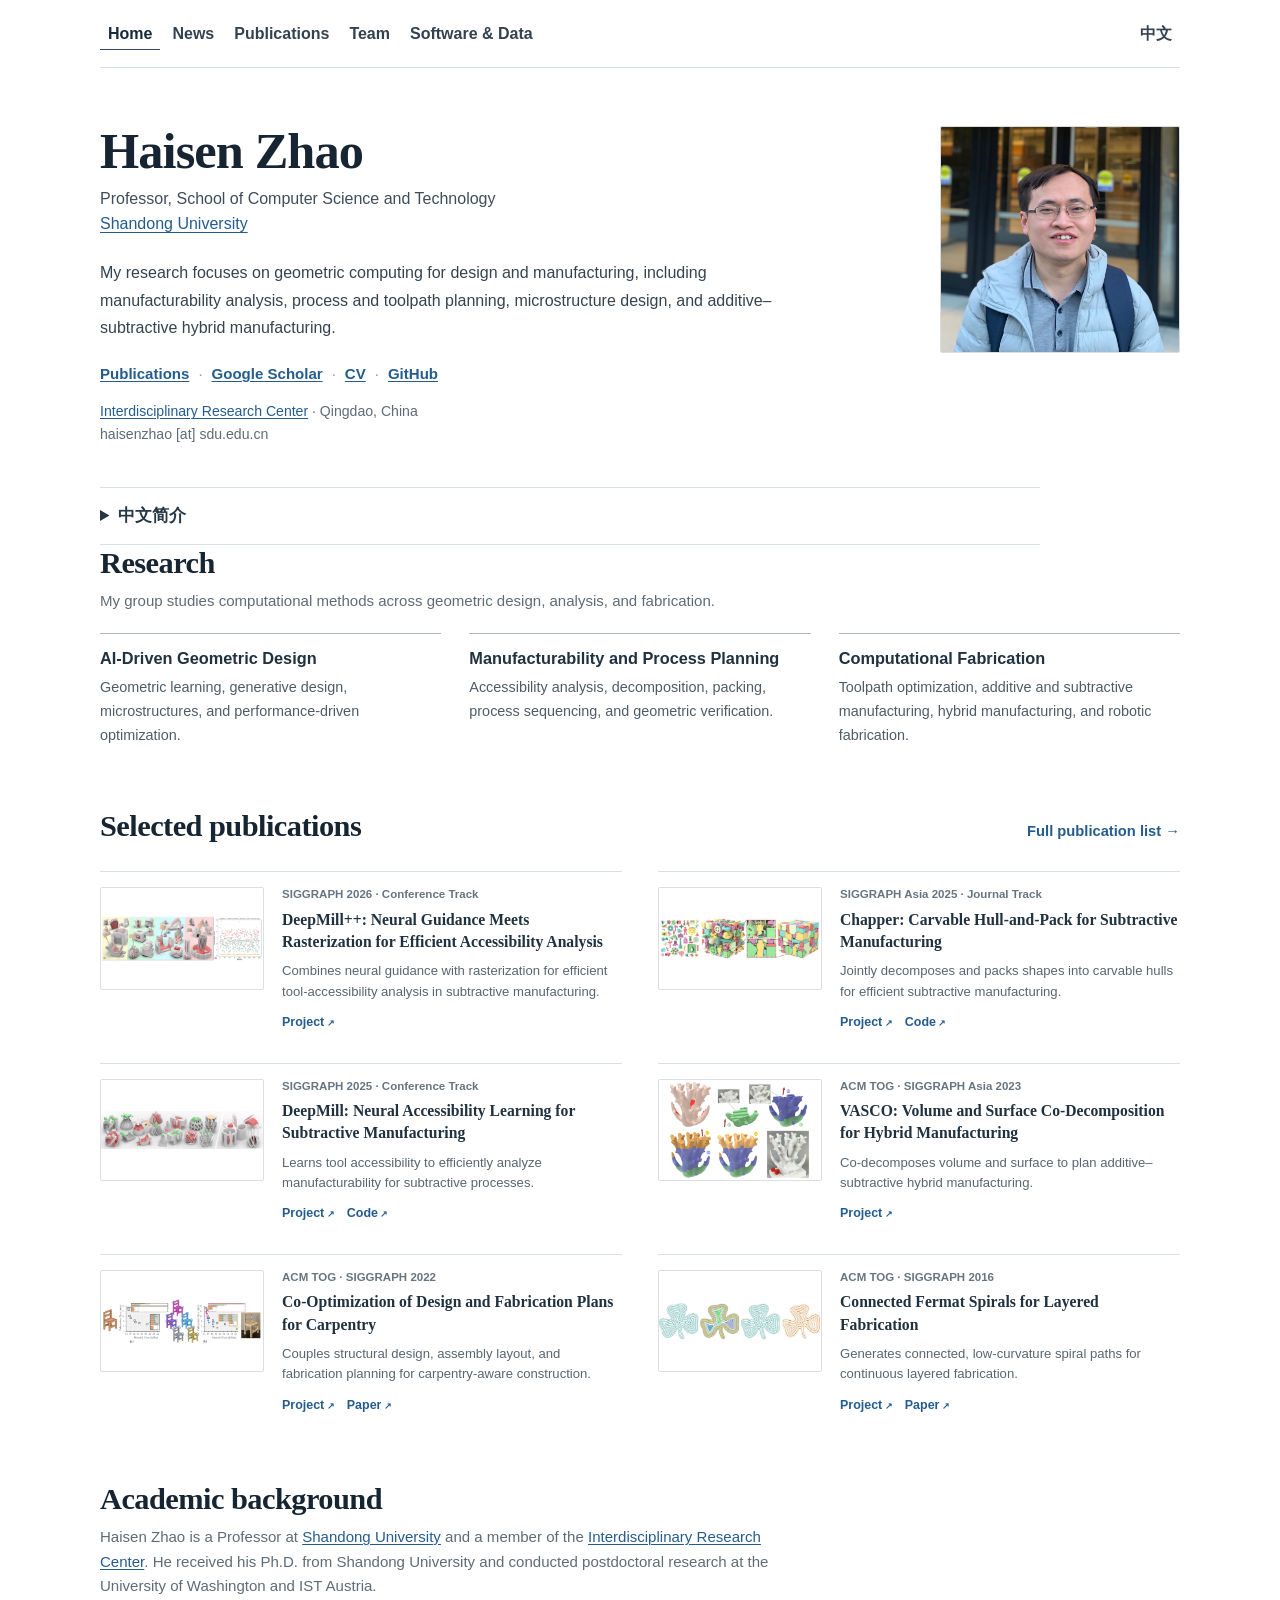
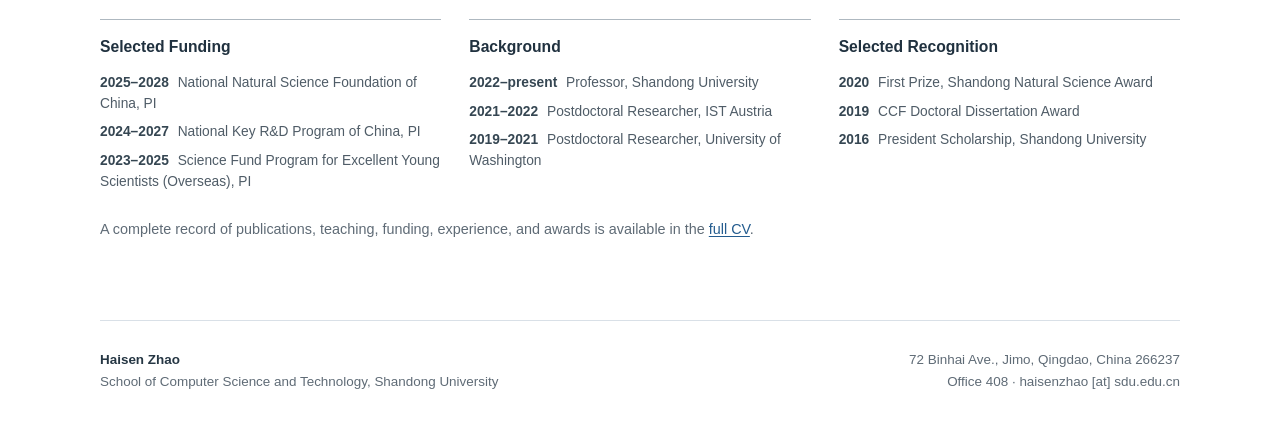
<file: index.html>
<!doctype html>
<html lang="en">
<head>
  <meta charset="utf-8">
  <meta name="viewport" content="width=device-width, initial-scale=1">
  <meta name="description" content="Haisen Zhao is a professor at Shandong University working on geometric computing for intelligent design and manufacturing.">
  <meta name="author" content="Haisen Zhao">
  <meta name="theme-color" content="#07172e">
  <title>Haisen Zhao | Shandong University</title>
  <link rel="canonical" href="https://haisenzhao.github.io/">
  <meta property="og:type" content="website">
  <meta property="og:site_name" content="Haisen Zhao">
  <meta property="og:locale" content="en_US">
  <meta property="og:title" content="Haisen Zhao | Shandong University">
  <meta property="og:description" content="Professor at Shandong University working on geometric computing for design and manufacturing.">
  <meta property="og:url" content="https://haisenzhao.github.io/">
  <meta property="og:image" content="https://haisenzhao.github.io/assets/images/og-haisen-zhao.png">
  <meta property="og:image:type" content="image/png">
  <meta property="og:image:width" content="1200">
  <meta property="og:image:height" content="630">
  <meta property="og:image:alt" content="Haisen Zhao — Geometric Computing and Intelligent Manufacturing, Shandong University">
  <meta name="twitter:card" content="summary_large_image">
  <meta name="twitter:title" content="Haisen Zhao | Shandong University">
  <meta name="twitter:description" content="Professor at Shandong University working on geometric computing for design and manufacturing.">
  <meta name="twitter:image" content="https://haisenzhao.github.io/assets/images/og-haisen-zhao.png">
  <meta name="twitter:image:alt" content="Haisen Zhao — Geometric Computing and Intelligent Manufacturing, Shandong University">
  <link rel="preload" href="images/zhs/haisenzhao.jpg" as="image">
  <link rel="stylesheet" href="assets/css/site.css">
  <script type="application/ld+json">
  {
    "@context": "https://schema.org",
    "@type": "Person",
    "name": "Haisen Zhao",
    "alternateName": "赵海森",
    "url": "https://haisenzhao.github.io/",
    "image": "https://haisenzhao.github.io/images/zhs/haisenzhao.jpg",
    "jobTitle": "Professor of Computer Science",
    "email": "mailto:haisenzhao@sdu.edu.cn",
    "affiliation": {
      "@type": "CollegeOrUniversity",
      "name": "Shandong University",
      "url": "https://www.en.sdu.edu.cn/"
    },
    "sameAs": [
      "https://faculty.sdu.edu.cn/zhaohaisen/zh_CN/index.htm",
      "https://scholar.google.com/citations?user=J3v_1GkAAAAJ",
      "https://dblp.org/pid/148/8895.html",
      "https://github.com/haisenzhao"
    ],
    "knowsAbout": [
      "Geometric computing",
      "Intelligent design",
      "Manufacturability analysis",
      "Computational fabrication",
      "Additive and subtractive manufacturing"
    ]
  }
  </script>
</head>

<body class="home-page">
<div class="container">
  <header class="site-header">
    <nav class="top-nav" aria-label="Primary navigation">
      <div class="top-nav-links">
        <a href="./index.html" aria-current="page">Home</a>
        <a href="./news.html">News</a>
        <a href="./publication.html">Publications</a>
        <a href="./group.html">Team</a>
        <a href="./opensource.html">Software &amp; Data</a>
      </div>
      <div class="top-nav-right">
        <a href="https://faculty.sdu.edu.cn/zhaohaisen/zh_CN/index.htm" lang="zh-CN">中文</a>
      </div>
    </nav>
  </header>

  <main>
    <section class="hero" aria-labelledby="home-title">
      <div class="hero-copy">
        <h1 id="home-title">Haisen Zhao</h1>
        <p class="hero-position">Professor, School of Computer Science and Technology<br><a href="https://www.en.sdu.edu.cn/">Shandong University</a></p>
        <p class="hero-summary">My research focuses on geometric computing for design and manufacturing, including manufacturability analysis, process and toolpath planning, microstructure design, and additive–subtractive hybrid manufacturing.</p>

        <p class="academic-links" aria-label="Academic profiles and resources">
          <a href="./publication.html">Publications</a>
          <span aria-hidden="true">·</span>
          <a href="https://scholar.google.com/citations?user=J3v_1GkAAAAJ&amp;hl=en">Google Scholar</a>
          <span aria-hidden="true">·</span>
          <a href="./Haisen_CV.pdf">CV</a>
          <span aria-hidden="true">·</span>
          <a href="https://github.com/haisenzhao">GitHub</a>
        </p>

        <p class="hero-meta">
          <a href="https://irc.cs.sdu.edu.cn/">Interdisciplinary Research Center</a> · Qingdao, China<br>
          haisenzhao [at] sdu.edu.cn
        </p>
      </div>

      <figure class="hero-portrait">
        <img class="profile-photo" src="images/zhs/haisenzhao.jpg" width="244" height="228" alt="Portrait of Haisen Zhao" decoding="async" fetchpriority="high">
      </figure>
    </section>

    <details class="home-bio" lang="zh-CN">
      <summary>中文简介</summary>
      <p>赵海森，山东大学计算机科学与技术学院教授、博士生导师，山东大学杰出中青年人才、国家级青年人才。主要研究计算机图形学、数字几何设计，以及人工智能驱动的几何设计与制造。2018年获山东大学工学博士学位，导师为陈宝权教授；2019—2022年先后在美国华盛顿大学和奥地利科学技术研究所从事博士后研究，合作导师为 Adriana Schulz 教授和 Bernd Bickel 教授。</p>
      <p>在 ACM TOG、ACM SIGGRAPH / SIGGRAPH Asia、IEEE TVCG、IROS 等期刊和会议发表多篇论文，出版专著1部，申请国家发明专利十余项和美国发明专利1项。主持国家自然科学基金优秀青年科学基金项目（海外）、国家重点研发计划课题、国家自然科学基金面上项目等，担任 CCF CAD&amp;CG 专委会等多个学术组织委员。曾获山东省自然科学奖一等奖、CCF 优秀博士学位论文奖等。</p>
    </details>

    <section class="research-section" id="research" aria-labelledby="research-heading">
      <div class="section-intro">
        <h2 id="research-heading">Research</h2>
        <p>My group studies computational methods across geometric design, analysis, and fabrication.</p>
      </div>

      <div class="research-grid">
        <article class="research-area">
          <h3>AI-Driven Geometric Design</h3>
          <p>Geometric learning, generative design, microstructures, and performance-driven optimization.</p>
        </article>
        <article class="research-area">
          <h3>Manufacturability and Process Planning</h3>
          <p>Accessibility analysis, decomposition, packing, process sequencing, and geometric verification.</p>
        </article>
        <article class="research-area">
          <h3>Computational Fabrication</h3>
          <p>Toolpath optimization, additive and subtractive manufacturing, hybrid manufacturing, and robotic fabrication.</p>
        </article>
      </div>
    </section>

    <section class="selected-work" id="selected-work" aria-labelledby="selected-work-heading">
      <div class="section-intro section-intro-row">
        <div>
          <h2 id="selected-work-heading">Selected publications</h2>
        </div>
        <a class="section-link" href="./publication.html">Full publication list <span aria-hidden="true">→</span></a>
      </div>

      <div class="work-grid">
        <article class="work-card">
          <a class="work-image" href="https://fanchao98.github.io/DeepMill++/deepmill++.html" aria-label="DeepMill++ project page">
            <img src="images/deepmill++.png" alt="DeepMill++ neural guidance and rasterization for accessibility analysis" loading="lazy" decoding="async">
          </a>
          <div class="work-copy">
            <p class="work-venue">SIGGRAPH 2026 · Conference Track</p>
            <h3><a href="https://fanchao98.github.io/DeepMill++/deepmill++.html">DeepMill++: Neural Guidance Meets Rasterization for Efficient Accessibility Analysis</a></h3>
            <p>Combines neural guidance with rasterization for efficient tool-accessibility analysis in subtractive manufacturing.</p>
            <div class="work-links">
              <a href="https://fanchao98.github.io/DeepMill++/deepmill++.html">Project</a>
            </div>
          </div>
        </article>

        <article class="work-card">
          <a class="work-image" href="https://zmzhang0.github.io/projects/Chapper/index.html" aria-label="Chapper project page">
            <img src="images/chapper.jpg" alt="Chapper: carvable hull-and-pack for subtractive manufacturing" loading="lazy" decoding="async">
          </a>
          <div class="work-copy">
            <p class="work-venue">SIGGRAPH Asia 2025 · Journal Track</p>
            <h3><a href="https://zmzhang0.github.io/projects/Chapper/index.html">Chapper: Carvable Hull-and-Pack for Subtractive Manufacturing</a></h3>
            <p>Jointly decomposes and packs shapes into carvable hulls for efficient subtractive manufacturing.</p>
            <div class="work-links">
              <a href="https://zmzhang0.github.io/projects/Chapper/index.html">Project</a>
              <a href="https://github.com/zmzhang0/Chapper">Code</a>
            </div>
          </div>
        </article>

        <article class="work-card">
          <a class="work-image" href="https://fanchao98.github.io/DeepMill/deepmill.html" aria-label="DeepMill project page">
            <img src="images/deepmill.png" alt="DeepMill neural accessibility learning for subtractive manufacturing" loading="lazy" decoding="async">
          </a>
          <div class="work-copy">
            <p class="work-venue">SIGGRAPH 2025 · Conference Track</p>
            <h3><a href="https://fanchao98.github.io/DeepMill/deepmill.html">DeepMill: Neural Accessibility Learning for Subtractive Manufacturing</a></h3>
            <p>Learns tool accessibility to efficiently analyze manufacturability for subtractive processes.</p>
            <div class="work-links">
              <a href="https://fanchao98.github.io/DeepMill/deepmill.html">Project</a>
              <a href="https://github.com/fanchao98/DeepMill">Code</a>
            </div>
          </div>
        </article>

        <article class="work-card">
          <a class="work-image" href="https://fanchao98.github.io/VASCO%20page/vasco.html" aria-label="VASCO project page">
            <img src="images/vasco.png" alt="VASCO volume and surface co-decomposition for hybrid manufacturing" loading="lazy" decoding="async">
          </a>
          <div class="work-copy">
            <p class="work-venue">ACM TOG · SIGGRAPH Asia 2023</p>
            <h3><a href="https://fanchao98.github.io/VASCO%20page/vasco.html">VASCO: Volume and Surface Co-Decomposition for Hybrid Manufacturing</a></h3>
            <p>Co-decomposes volume and surface to plan additive–subtractive hybrid manufacturing.</p>
            <div class="work-links">
              <a href="https://fanchao98.github.io/VASCO%20page/vasco.html">Project</a>
            </div>
          </div>
        </article>

        <article class="work-card">
          <a class="work-image" href="./CODFC/index.html" aria-label="Carpentry design and fabrication co-optimization project page">
            <img src="images/icee.png" alt="Co-optimization of design and fabrication plans for carpentry" loading="lazy" decoding="async">
          </a>
          <div class="work-copy">
            <p class="work-venue">ACM TOG · SIGGRAPH 2022</p>
            <h3><a href="./CODFC/index.html">Co-Optimization of Design and Fabrication Plans for Carpentry</a></h3>
            <p>Couples structural design, assembly layout, and fabrication planning for carpentry-aware construction.</p>
            <div class="work-links">
              <a href="./CODFC/index.html">Project</a>
              <a href="https://arxiv.org/abs/2107.12265">Paper</a>
            </div>
          </div>
        </article>

        <article class="work-card">
          <a class="work-image" href="./CFS/index.html" aria-label="Connected Fermat Spirals project page">
            <img src="images/spiral.jpg" alt="Connected Fermat Spirals for layered fabrication" loading="lazy" decoding="async">
          </a>
          <div class="work-copy">
            <p class="work-venue">ACM TOG · SIGGRAPH 2016</p>
            <h3><a href="./CFS/index.html">Connected Fermat Spirals for Layered Fabrication</a></h3>
            <p>Generates connected, low-curvature spiral paths for continuous layered fabrication.</p>
            <div class="work-links">
              <a href="./CFS/index.html">Project</a>
              <a href="./paper/fermat_spirals.pdf">Paper</a>
            </div>
          </div>
        </article>
      </div>
    </section>

    <section class="academic-overview" id="about" aria-labelledby="about-heading">
      <div class="section-intro">
        <h2 id="about-heading">Academic background</h2>
        <p class="about-lead">Haisen Zhao is a Professor at <a href="https://www.en.sdu.edu.cn/">Shandong University</a> and a member of the <a href="https://irc.cs.sdu.edu.cn/">Interdisciplinary Research Center</a>. He received his Ph.D. from Shandong University and conducted postdoctoral research at the University of Washington and IST Austria.</p>
      </div>

      <div class="overview-grid">
        <article class="overview-card">
          <h3>Selected Funding</h3>
          <ul>
            <li><strong>2025–2028</strong> National Natural Science Foundation of China, PI</li>
            <li><strong>2024–2027</strong> National Key R&amp;D Program of China, PI</li>
            <li><strong>2023–2025</strong> Science Fund Program for Excellent Young Scientists (Overseas), PI</li>
          </ul>
        </article>

        <article class="overview-card">
          <h3>Background</h3>
          <ul>
            <li><strong>2022–present</strong> Professor, Shandong University</li>
            <li><strong>2021–2022</strong> Postdoctoral Researcher, IST Austria</li>
            <li><strong>2019–2021</strong> Postdoctoral Researcher, University of Washington</li>
          </ul>
        </article>

        <article class="overview-card">
          <h3>Selected Recognition</h3>
          <ul>
            <li><strong>2020</strong> First Prize, Shandong Natural Science Award</li>
            <li><strong>2019</strong> CCF Doctoral Dissertation Award</li>
            <li><strong>2016</strong> President Scholarship, Shandong University</li>
          </ul>
        </article>
      </div>

      <p class="cv-note">A complete record of publications, teaching, funding, experience, and awards is available in the <a href="./Haisen_CV.pdf">full CV</a>.</p>
    </section>
  </main>

  <footer class="site-footer">
    <div>
      <strong>Haisen Zhao</strong><br>
      School of Computer Science and Technology, Shandong University
    </div>
    <div>
      72 Binhai Ave., Jimo, Qingdao, China 266237<br>
      Office 408 · haisenzhao [at] sdu.edu.cn
    </div>
  </footer>
</div>

<!-- Statcounter analytics -->
<script>
var sc_project=13203600;
var sc_invisible=1;
var sc_security="c34e87b7";
</script>
<script async src="https://www.statcounter.com/counter/counter.js"></script>
<noscript><div class="statcounter"><img src="https://c.statcounter.com/13203600/0/c34e87b7/1/" alt=""></div></noscript>
</body>
</html>
</file>
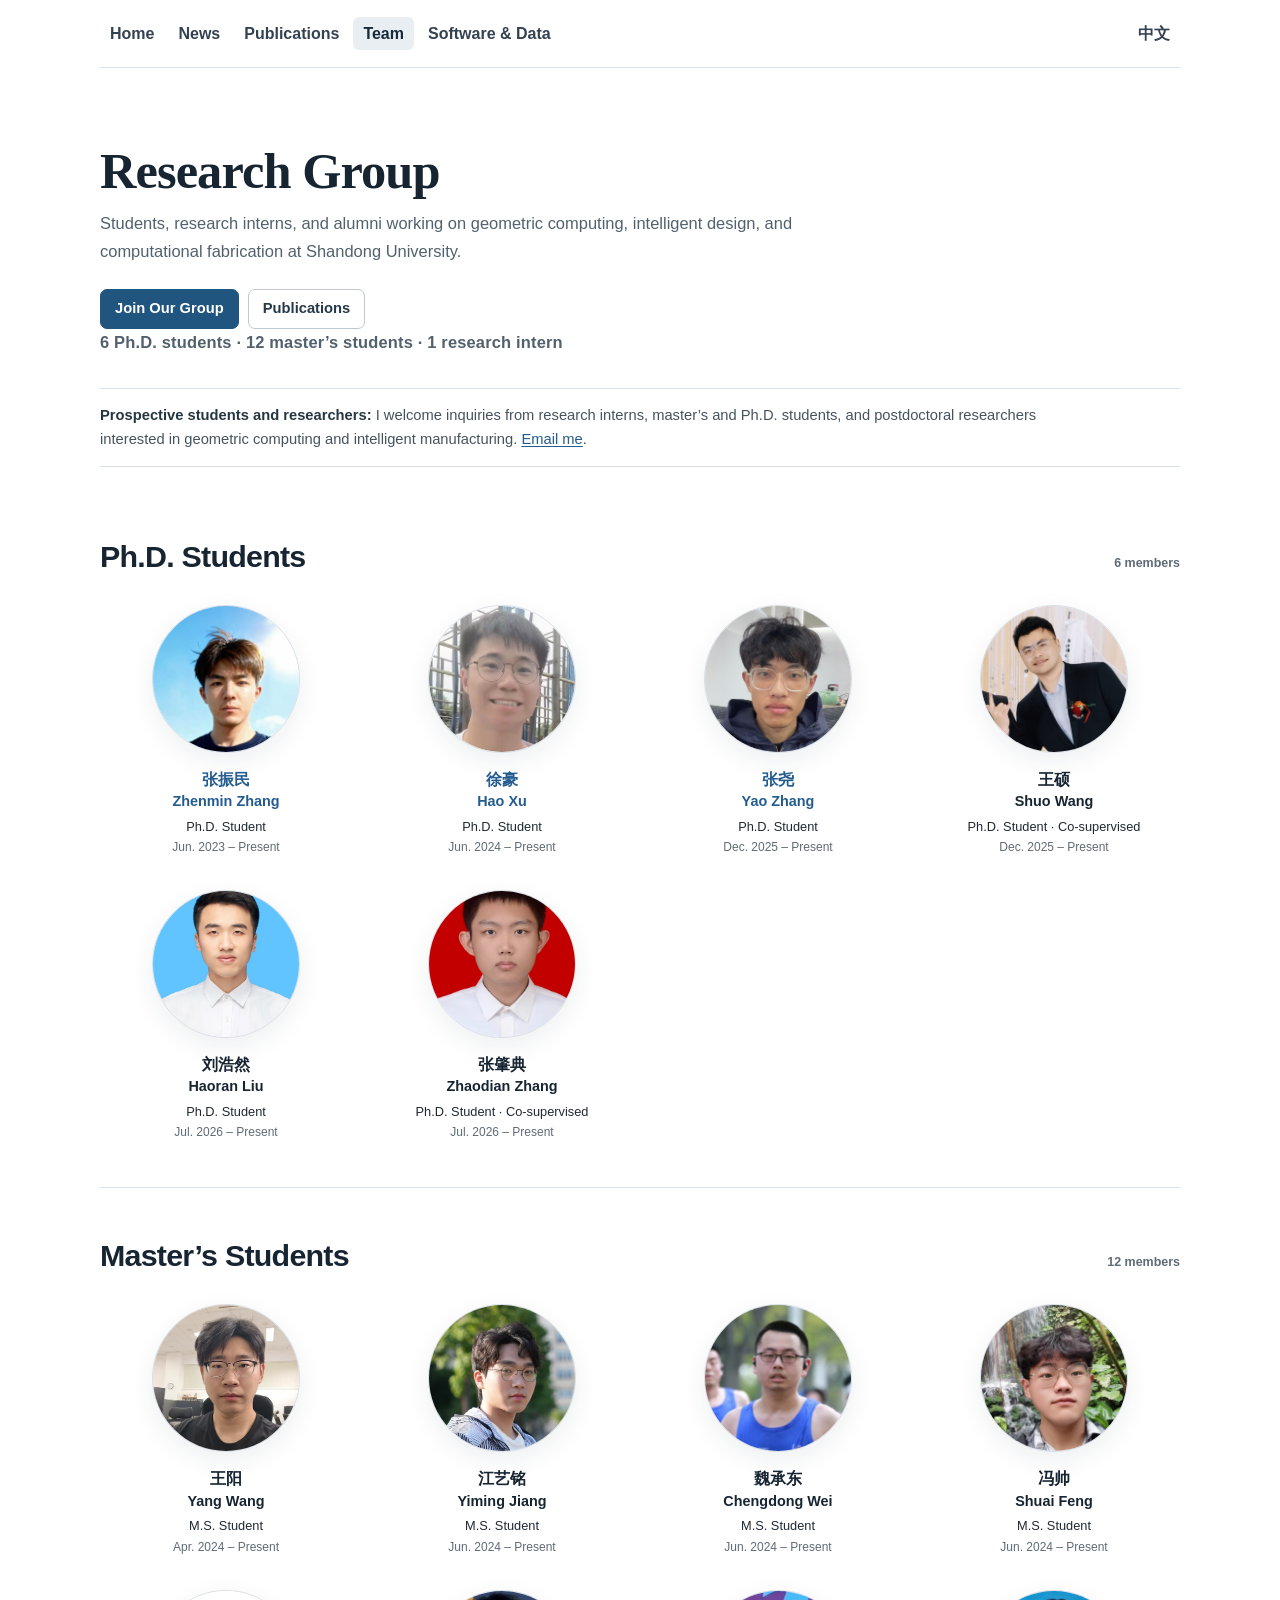
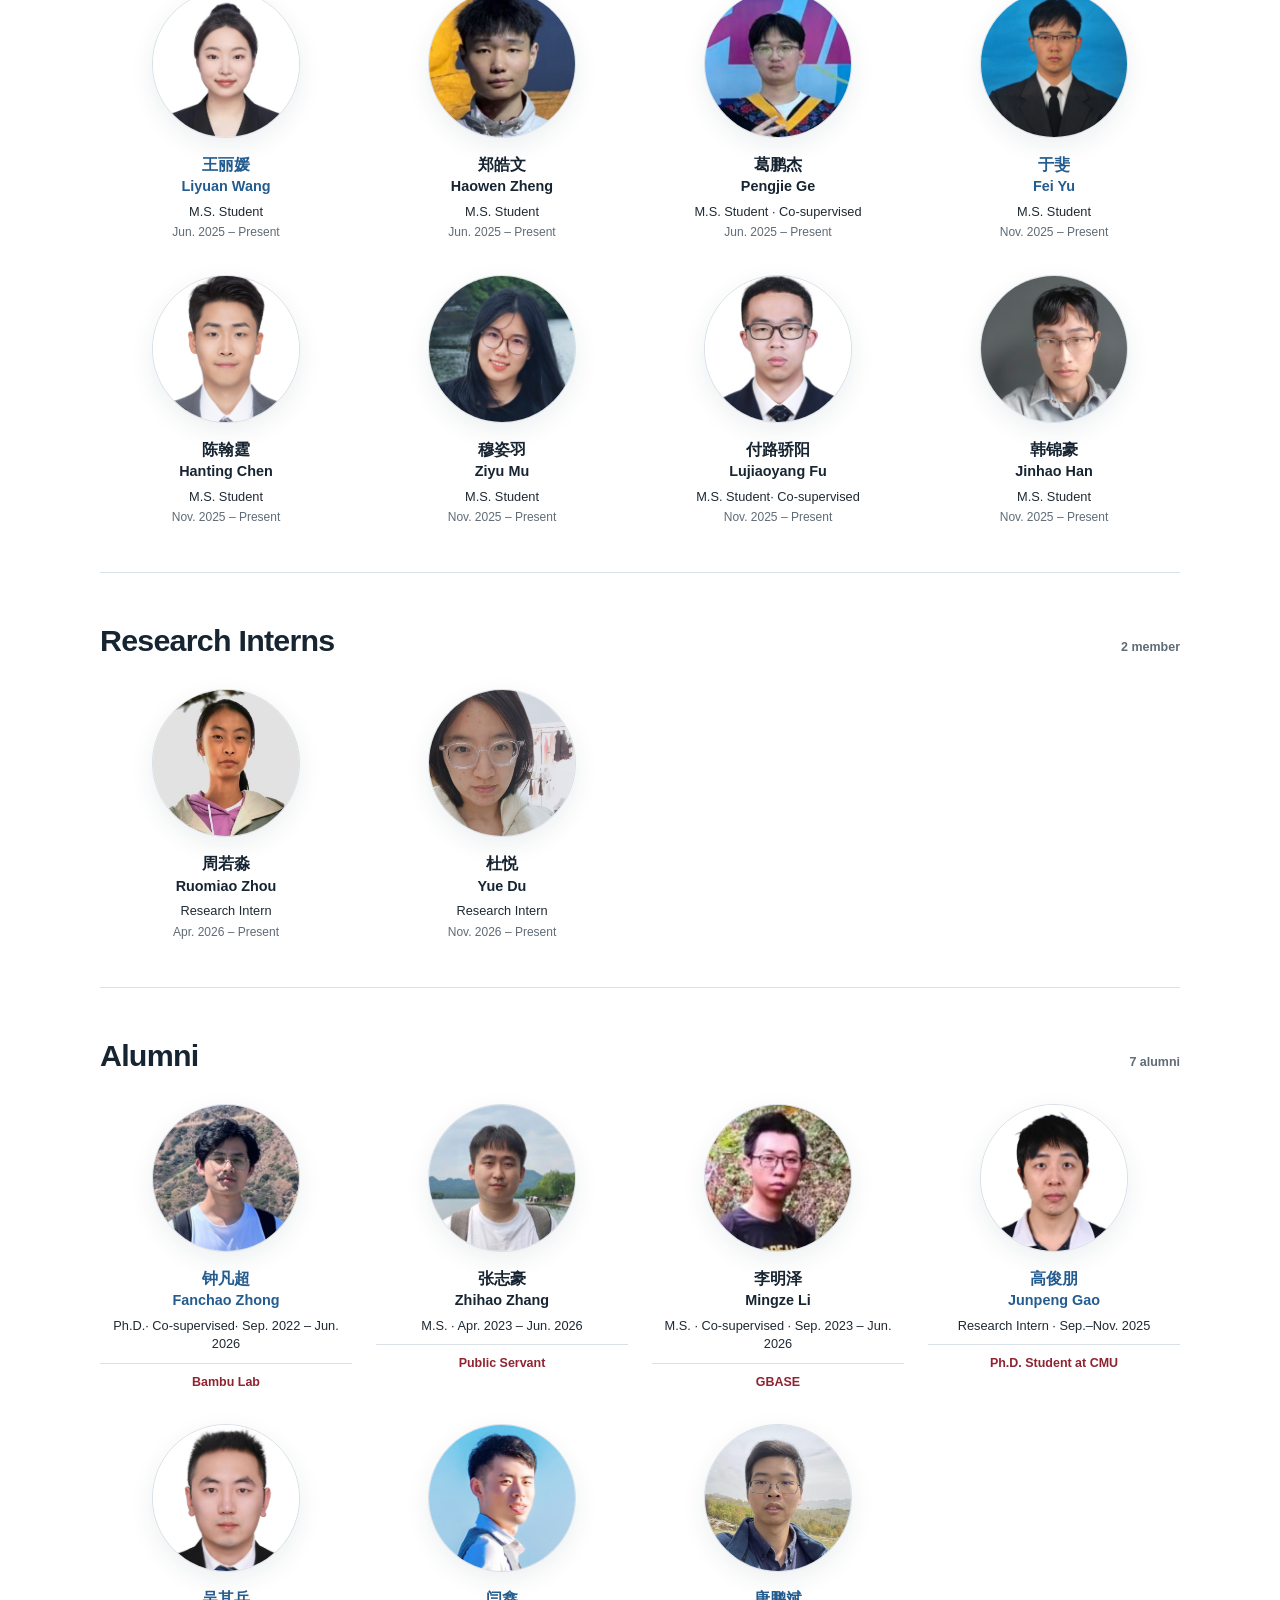
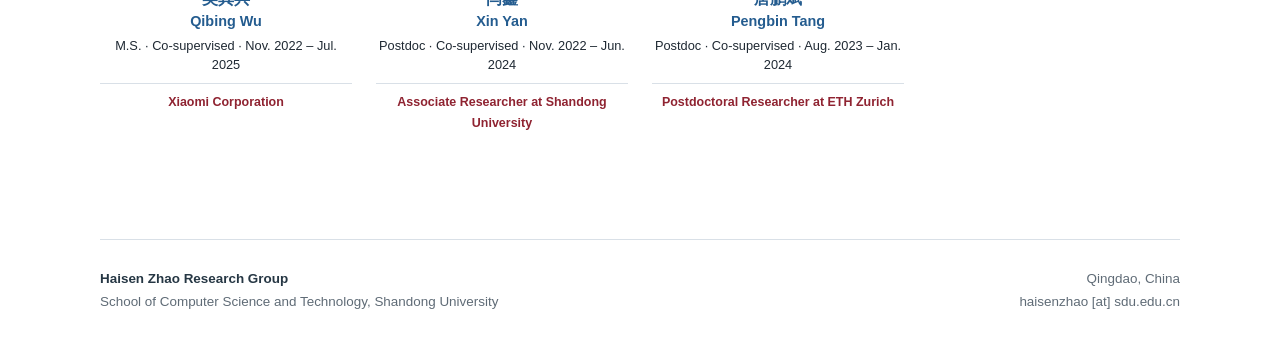
<file: group.html>
<!doctype html>
<html lang="en">
<head>
  <meta charset="utf-8">
  <meta name="viewport" content="width=device-width, initial-scale=1">
  <meta name="description" content="Research group members and alumni working with Haisen Zhao at Shandong University.">
  <meta name="author" content="Haisen Zhao">
  <meta name="theme-color" content="#07172e">
  <title>Research Group | Haisen Zhao</title>
  <link rel="canonical" href="https://haisenzhao.github.io/group.html">
  <meta property="og:type" content="website">
  <meta property="og:site_name" content="Haisen Zhao">
  <meta property="og:locale" content="en_US">
  <meta property="og:title" content="Research Group | Haisen Zhao">
  <meta property="og:description" content="Students, research interns, and alumni working on geometric computing, intelligent design, and computational fabrication at Shandong University.">
  <meta property="og:url" content="https://haisenzhao.github.io/group.html">
  <meta property="og:image" content="https://haisenzhao.github.io/assets/images/og-haisen-zhao.png">
  <meta property="og:image:type" content="image/png">
  <meta property="og:image:width" content="1200">
  <meta property="og:image:height" content="630">
  <meta property="og:image:alt" content="Haisen Zhao — Geometric Computing and Intelligent Manufacturing, Shandong University">
  <meta name="twitter:card" content="summary_large_image">
  <meta name="twitter:title" content="Research Group | Haisen Zhao">
  <meta name="twitter:description" content="Students, research interns, and alumni in Haisen Zhao's group at Shandong University.">
  <meta name="twitter:image" content="https://haisenzhao.github.io/assets/images/og-haisen-zhao.png">
  <meta name="twitter:image:alt" content="Haisen Zhao — Geometric Computing and Intelligent Manufacturing, Shandong University">
  <link rel="stylesheet" href="assets/css/site.css">
</head>

<body>
<div class="container">
  <header class="site-header">
    <nav class="top-nav" aria-label="Primary navigation">
      <div class="top-nav-links">
        <a href="./index.html">Home</a>
        <a href="./news.html">News</a>
        <a href="./publication.html">Publications</a>
        <a href="./group.html" aria-current="page">Team</a>
        <a href="./opensource.html">Software &amp; Data</a>
      </div>
      <div class="top-nav-right">
        <a href="https://faculty.sdu.edu.cn/zhaohaisen/zh_CN/index.htm" lang="zh-CN">中文</a>
      </div>
    </nav>
  </header>

  <main class="people-page">
    <header class="page-hero" aria-labelledby="people-title">
      <h1 id="people-title">Research Group</h1>
      <p>Students, research interns, and alumni working on geometric computing, intelligent design, and computational fabrication at Shandong University.</p>
      <div class="page-hero-links">
        <a class="button button-primary" href="mailto:haisenzhao@sdu.edu.cn">Join Our Group</a>
        <a class="button" href="./publication.html">Publications</a>
      </div>
      <p class="people-summary">6 Ph.D. students · 12 master’s students · 1 research intern</p>
    </header>

    <aside class="recruiting-note" aria-label="Prospective students and researchers">
      <p><strong>Prospective students and researchers:</strong> I welcome inquiries from research interns, master’s and Ph.D. students, and postdoctoral researchers interested in geometric computing and intelligent manufacturing. <a href="mailto:haisenzhao@sdu.edu.cn">Email me</a>.</p>
    </aside>

    <section class="people-section" aria-labelledby="phd-heading">
      <div class="people-section-heading">
        <h2 id="phd-heading">Ph.D. Students</h2>
        <span>6 members</span>
      </div>
      <div class="people-grid">
        <article class="person-card">
          <img class="member-avatar" src="images/group_members/zhenmin_zhang.jpg" alt="Zhenmin Zhang" loading="lazy" decoding="async">
          <div class="person-copy">
            <a class="person-name" href="https://zmzhang0.github.io/"><span lang="zh-CN">张振民</span><span>Zhenmin Zhang</span></a>
            <p class="member-role">Ph.D. Student</p>
            <p class="member-dates">Jun. 2023 – Present</p>
          </div>
        </article>

        <article class="person-card">
          <img class="member-avatar" src="images/group_members/hao_xu.png" alt="Hao Xu" loading="lazy" decoding="async">
          <div class="person-copy">
            <a class="person-name" href="https://haoxu99.github.io/"><span lang="zh-CN">徐豪</span><span>Hao Xu</span></a>
            <p class="member-role">Ph.D. Student</p>
            <p class="member-dates">Jun. 2024 – Present</p>
          </div>
        </article>

        <article class="person-card">
          <img class="member-avatar" src="images/group_members/yao_zhang.jpg" alt="Yao Zhang" loading="lazy" decoding="async">
          <div class="person-copy">
            <a class="person-name" href="https://yaozhang-666.github.io/"><span lang="zh-CN">张尧</span><span>Yao Zhang</span></a>
            <p class="member-role">Ph.D. Student</p>
            <p class="member-dates">Dec. 2025 – Present</p>
          </div>
        </article>

        <article class="person-card">
          <img class="member-avatar" src="images/group_members/shuo_wang.jpg" alt="Shuo Wang" loading="lazy" decoding="async">
          <div class="person-copy">
            <div class="person-name person-name-static"><span lang="zh-CN">王硕</span><span>Shuo Wang</span></div>
            <p class="member-role">Ph.D. Student · Co-supervised</p>
            <p class="member-dates">Dec. 2025 – Present</p>
          </div>
        </article>

        <article class="person-card">
          <img class="member-avatar" src="images/group_members/haoran_liu.jpg" alt="Haoran Liu" loading="lazy" decoding="async">
          <div class="person-copy">
            <div class="person-name person-name-static"><span lang="zh-CN">刘浩然</span><span>Haoran Liu</span></div>
            <p class="member-role">Ph.D. Student</p>
            <p class="member-dates">Jul. 2026 – Present</p>
          </div>
        </article>
		
		
		<article class="person-card">
          <img class="member-avatar" src="images/group_members/zhaodian_zhang.jpg" alt="Zhaodian Zhang" loading="lazy" decoding="async">
          <div class="person-copy">
            <div class="person-name person-name-static"><span lang="zh-CN">张肇典</span><span>Zhaodian Zhang</span></div>
            <p class="member-role">Ph.D. Student · Co-supervised</p>
            <p class="member-dates">Jul. 2026 – Present</p>
          </div>
        </article>
		
		
		
      </div>
    </section>

    <section class="people-section" aria-labelledby="masters-heading">
      <div class="people-section-heading">
        <h2 id="masters-heading">Master’s Students</h2>
        <span>12 members</span>
      </div>
      <div class="people-grid">
        <article class="person-card">
          <img class="member-avatar" src="images/group_members/yang_wang.jpg" alt="Yang Wang" loading="lazy" decoding="async">
          <div class="person-copy">
            <div class="person-name"><span lang="zh-CN">王阳</span><span>Yang Wang</span></div>
            <p class="member-role">M.S. Student</p>
            <p class="member-dates">Apr. 2024 – Present</p>
          </div>
        </article>

        <article class="person-card">
          <img class="member-avatar" src="images/group_members/yiming_jiang.png" alt="Yiming Jiang" loading="lazy" decoding="async">
          <div class="person-copy">
            <div class="person-name person-name-static"><span lang="zh-CN">江艺铭</span><span>Yiming Jiang</span></div>
            <p class="member-role">M.S. Student</p>
            <p class="member-dates">Jun. 2024 – Present</p>
          </div>
        </article>

        <article class="person-card">
          <img class="member-avatar" src="images/group_members/chengdong_wei.png" alt="Chengdong Wei" loading="lazy" decoding="async">
          <div class="person-copy">
            <div class="person-name person-name-static"><span lang="zh-CN">魏承东</span><span>Chengdong Wei</span></div>
            <p class="member-role">M.S. Student</p>
            <p class="member-dates">Jun. 2024 – Present</p>
          </div>
        </article>

        <article class="person-card">
          <img class="member-avatar" src="images/group_members/shuai_feng.png" alt="Shuai Feng" loading="lazy" decoding="async">
          <div class="person-copy">
            <div class="person-name person-name-static"><span lang="zh-CN">冯帅</span><span>Shuai Feng</span></div>
            <p class="member-role">M.S. Student</p>
            <p class="member-dates">Jun. 2024 – Present</p>
          </div>
        </article>

        <article class="person-card">
          <img class="member-avatar" src="images/group_members/liyuan_wang.jpg" alt="Liyuan Wang" loading="lazy" decoding="async">
          <div class="person-copy">
            <a class="person-name" href="https://liyuanwang2003.github.io"><span lang="zh-CN">王丽媛</span><span>Liyuan Wang</span></a>
            <p class="member-role">M.S. Student</p>
            <p class="member-dates">Jun. 2025 – Present</p>
          </div>
        </article>

        <article class="person-card">
          <img class="member-avatar" src="images/group_members/haowen_zheng.jpg" alt="Haowen Zheng" loading="lazy" decoding="async">
          <div class="person-copy">
            <div class="person-name person-name-static"><span lang="zh-CN">郑皓文</span><span>Haowen Zheng</span></div>
            <p class="member-role">M.S. Student</p>
            <p class="member-dates">Jun. 2025 – Present</p>
          </div>
        </article>

        <article class="person-card">
          <img class="member-avatar" src="images/group_members/pengjie_ge.jpg" alt="Pengjie Ge" loading="lazy" decoding="async">
          <div class="person-copy">
            <div class="person-name person-name-static"><span lang="zh-CN">葛鹏杰</span><span>Pengjie Ge</span></div>
            <p class="member-role">M.S. Student · Co-supervised</p>
            <p class="member-dates">Jun. 2025 – Present</p>
          </div>
        </article>

        <article class="person-card">
          <img class="member-avatar" src="images/group_members/fei_yu.png" alt="Fei Yu" loading="lazy" decoding="async">
          <div class="person-copy">
            <a class="person-name" href="https://maxmilite.github.io/"><span lang="zh-CN">于斐</span><span>Fei Yu</span></a>
            <p class="member-role">M.S. Student</p>
            <p class="member-dates">Nov. 2025 – Present</p>
          </div>
        </article>

        <article class="person-card">
          <img class="member-avatar" src="images/group_members/hanting_chen.png" alt="Hanting Chen" loading="lazy" decoding="async">
          <div class="person-copy">
            <div class="person-name person-name-static"><span lang="zh-CN">陈翰霆</span><span>Hanting Chen</span></div>
            <p class="member-role">M.S. Student</p>
            <p class="member-dates">Nov. 2025 – Present</p>
          </div>
        </article>

        <article class="person-card">
          <img class="member-avatar" src="images/group_members/ziyu_mu.jpg" alt="Ziyu Mu" loading="lazy" decoding="async">
          <div class="person-copy">
            <div class="person-name person-name-static"><span lang="zh-CN">穆姿羽</span><span>Ziyu Mu</span></div>
            <p class="member-role">M.S. Student</p>
            <p class="member-dates">Nov. 2025 – Present</p>
          </div>
        </article>

        <article class="person-card">
          <img class="member-avatar" src="images/group_members/lujiaoyang_fu.jpg" alt="Lujiaoyang Fu" loading="lazy" decoding="async">
          <div class="person-copy">
            <div class="person-name person-name-static"><span lang="zh-CN">付路骄阳</span><span>Lujiaoyang Fu</span></div>
            <p class="member-role">M.S. Student· Co-supervised</p>
            <p class="member-dates">Nov. 2025 – Present</p>
          </div>
        </article>

        <article class="person-card">
          <img class="member-avatar" src="images/group_members/jinhao_han.jpg" alt="Jinhao Han" loading="lazy" decoding="async">
          <div class="person-copy">
            <div class="person-name person-name-static"><span lang="zh-CN">韩锦豪</span><span>Jinhao Han</span></div>
            <p class="member-role">M.S. Student</p>
            <p class="member-dates">Nov. 2025 – Present</p>
          </div>
        </article>
      </div>
    </section>

    <section class="people-section" aria-labelledby="intern-heading">
      <div class="people-section-heading">
        <h2 id="intern-heading">Research Interns</h2>
        <span>2 member</span>
      </div>
      
	  
	  <div class="people-grid">
        <article class="person-card">
          <img class="member-avatar" src="images/group_members/ruomiao_zhou.jpg" alt="Ruomiao Zhou" loading="lazy" decoding="async">
          <div class="person-copy">
            <div class="person-name person-name-static"><span lang="zh-CN">周若淼</span><span>Ruomiao Zhou</span></div>
            <p class="member-role">Research Intern</p>
            <p class="member-dates">Apr. 2026 – Present</p>
          </div>
        </article>
		
		        <article class="person-card">
          <img class="member-avatar" src="images/group_members/yue_du.jpg" alt="Yue Du" loading="lazy" decoding="async">
          <div class="person-copy">
            <div class="person-name person-name-static"><span lang="zh-CN">杜悦</span><span>Yue Du</span></div>
            <p class="member-role">Research Intern</p>
            <p class="member-dates">Nov. 2026 – Present</p>
          </div>
        </article>
		
      </div>
	  

    </section>

    <section class="people-section alumni-section" aria-labelledby="alumni-heading">
      <div class="people-section-heading">
        <h2 id="alumni-heading">Alumni</h2>
        <span>7 alumni</span>
      </div>
      <div class="people-grid">
        <article class="person-card">
          <img class="member-avatar" src="images/group_members/fanchao_zhong.jpg" alt="Fanchao Zhong" loading="lazy" decoding="async">
          <div class="person-copy">
            <a class="person-name" href="https://fanchao98.github.io/"><span lang="zh-CN">钟凡超</span><span>Fanchao Zhong</span></a>
            <p class="member-role">Ph.D.· Co-supervised· Sep. 2022 – Jun. 2026</p>
            <p class="member-destination">Bambu Lab</p>
          </div>
        </article>

        <article class="person-card">
          <img class="member-avatar" src="images/group_members/zhihao_zhang.jpg" alt="Zhihao Zhang" loading="lazy" decoding="async">
          <div class="person-copy">
            <div class="person-name person-name-static"><span lang="zh-CN">张志豪</span><span>Zhihao Zhang</span></div>
            <p class="member-role">M.S. · Apr. 2023 – Jun. 2026</p>
            <p class="member-destination">Public Servant</p>
          </div>
        </article>

        <article class="person-card">
          <img class="member-avatar" src="images/group_members/mingze_li.jpg" alt="Mingze Li" loading="lazy" decoding="async">
          <div class="person-copy">
            <div class="person-name person-name-static"><span lang="zh-CN">李明泽</span><span>Mingze Li</span></div>
            <p class="member-role">M.S. · Co-supervised · Sep. 2023 – Jun. 2026</p>
            <p class="member-destination">GBASE</p>
          </div>
        </article>

        <article class="person-card">
          <img class="member-avatar" src="images/group_members/junpeng_gao.jpg" alt="Junpeng Gao" loading="lazy" decoding="async">
          <div class="person-copy">
            <a class="person-name" href="https://junpenggao233.github.io/"><span lang="zh-CN">高俊朋</span><span>Junpeng Gao</span></a>
            <p class="member-role">Research Intern · Sep.–Nov. 2025</p>
            <p class="member-destination">Ph.D. Student at CMU</p>
          </div>
        </article>

        <article class="person-card">
          <img class="member-avatar" src="images/group_members/qibing_wu.png" alt="Qibing Wu" loading="lazy" decoding="async">
          <div class="person-copy">
            <a class="person-name" href="https://qibingwu.github.io/"><span lang="zh-CN">吴其兵</span><span>Qibing Wu</span></a>
            <p class="member-role">M.S. · Co-supervised · Nov. 2022 – Jul. 2025</p>
            <p class="member-destination">Xiaomi Corporation</p>
          </div>
        </article>

        <article class="person-card">
          <img class="member-avatar" src="images/group_members/xin_yan.png" alt="Xin Yan" loading="lazy" decoding="async">
          <div class="person-copy">
            <a class="person-name" href="https://ringednebulae.github.io/personal-webpage/"><span lang="zh-CN">闫鑫</span><span>Xin Yan</span></a>
            <p class="member-role">Postdoc · Co-supervised · Nov. 2022 – Jun. 2024</p>
            <p class="member-destination">Associate Researcher at Shandong University</p>
          </div>
        </article>

        <article class="person-card">
          <img class="member-avatar" src="images/group_members/pengbin_tang.png" alt="Pengbin Tang" loading="lazy" decoding="async">
          <div class="person-copy">
            <a class="person-name" href="https://tangpengbin.github.io/"><span lang="zh-CN">唐鹏斌</span><span>Pengbin Tang</span></a>
            <p class="member-role">Postdoc · Co-supervised · Aug. 2023 – Jan. 2024</p>
            <p class="member-destination">Postdoctoral Researcher at ETH Zurich</p>
          </div>
        </article>
      </div>
    </section>
  </main>

  <footer class="site-footer">
    <div>
      <strong>Haisen Zhao Research Group</strong><br>
      School of Computer Science and Technology, Shandong University
    </div>
    <div>
      Qingdao, China<br>
      haisenzhao [at] sdu.edu.cn
    </div>
  </footer>
</div>

<!-- Statcounter analytics -->
<script>
var sc_project=13203600;
var sc_invisible=1;
var sc_security="c34e87b7";
</script>
<script async src="https://www.statcounter.com/counter/counter.js"></script>
<noscript><div class="statcounter"><img src="https://c.statcounter.com/13203600/0/c34e87b7/1/" alt=""></div></noscript>
</body>
</html>
</file>
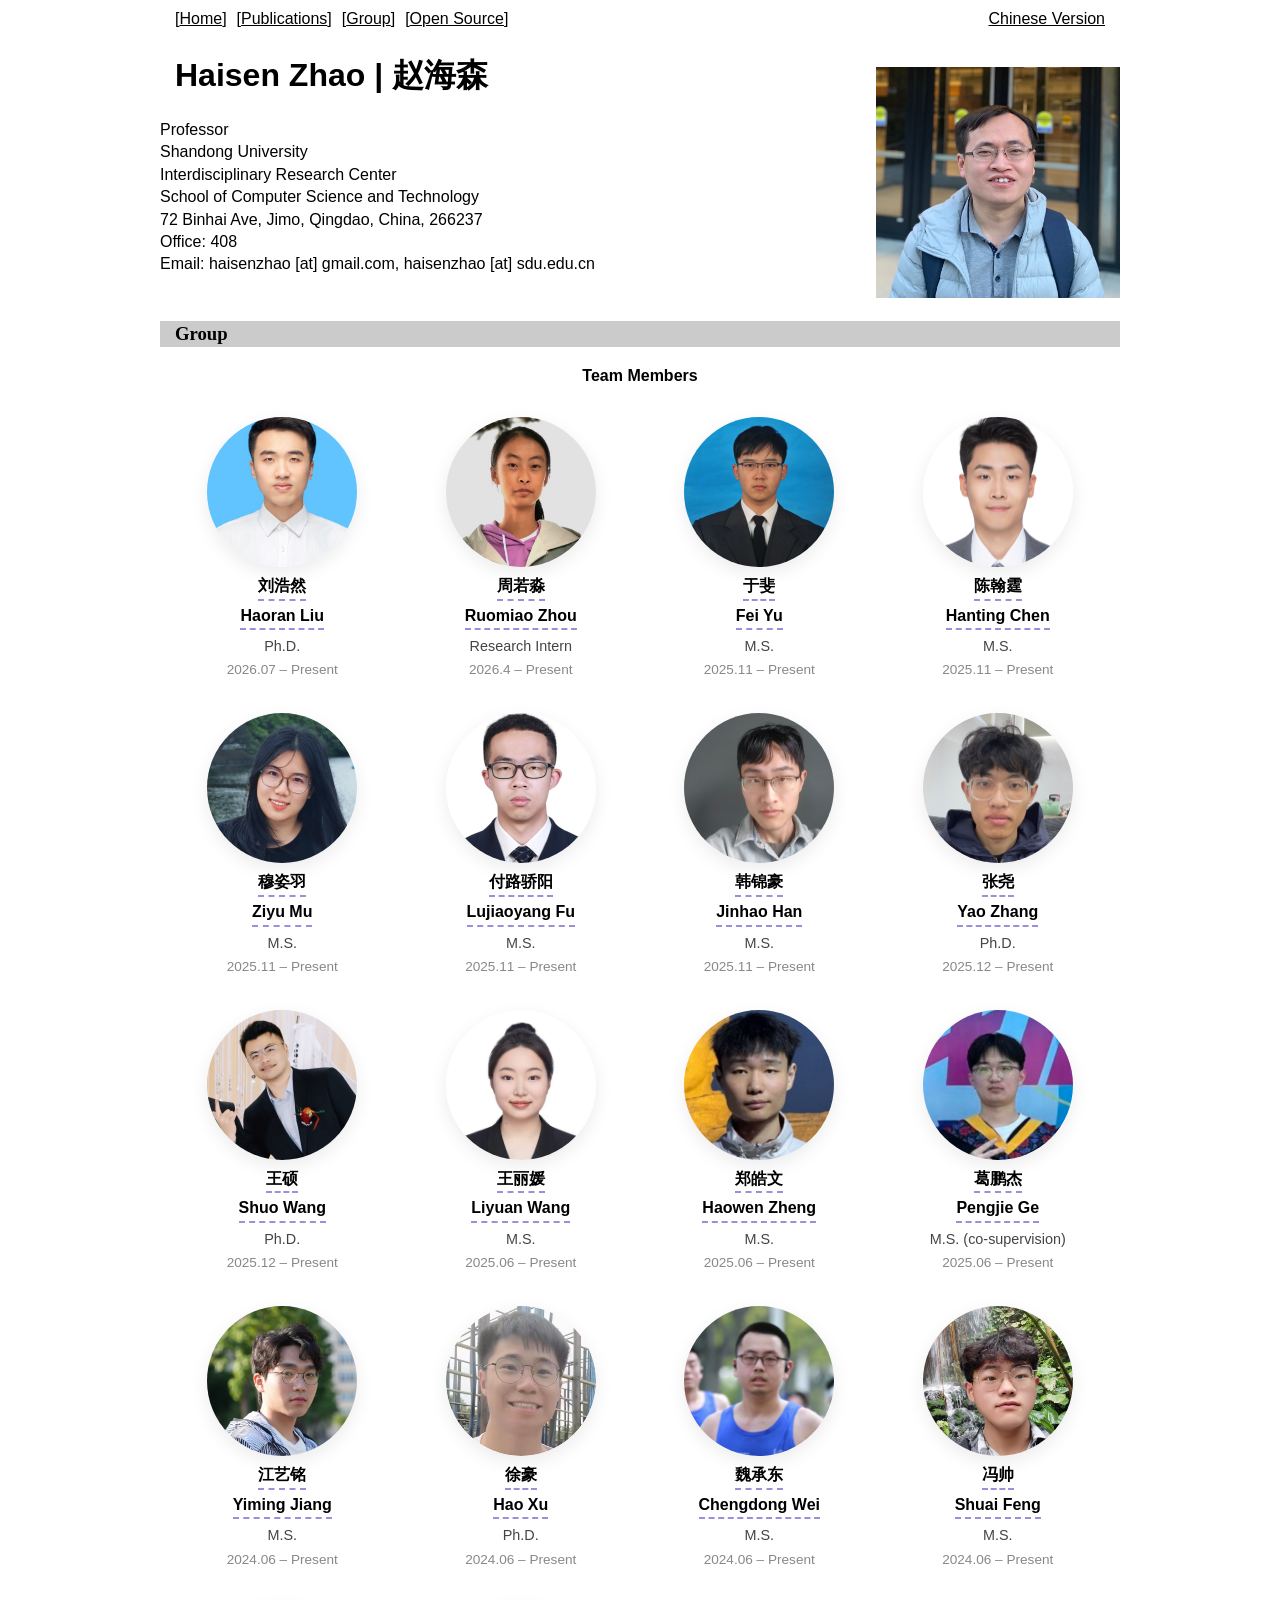
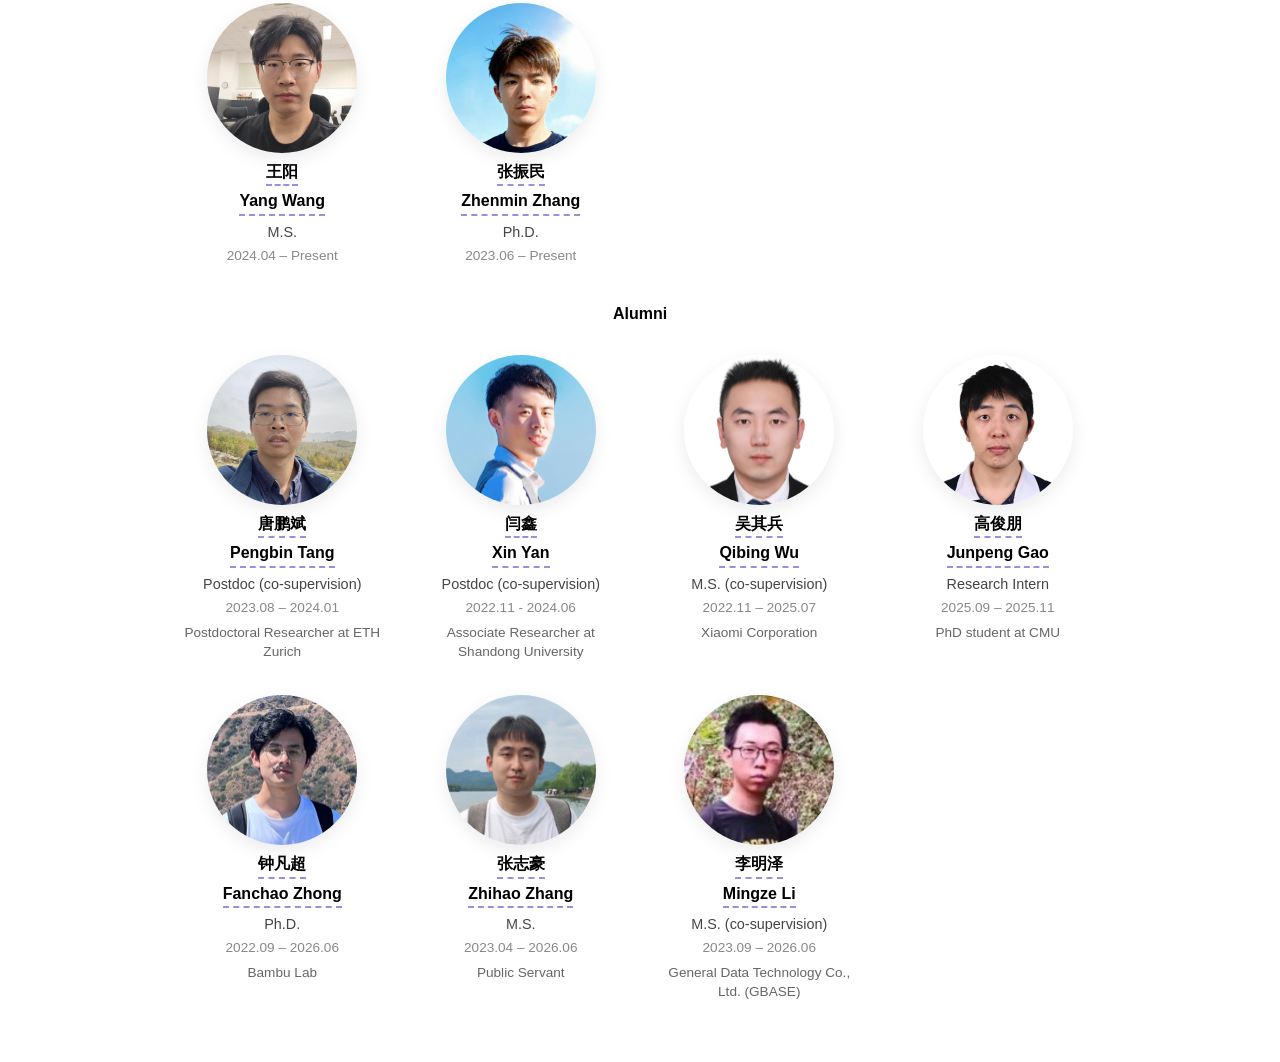
<file: group_old.html>
<!DOCTYPE html PUBLIC "-//W3C//DTD XHTML 1.0 Transitional//EN" "http://www.w3.org/TR/xhtml1/DTD/xhtml1-transitional.dtd">
<html xmlns="http://www.w3.org/1999/xhtml" class="wf-abel-n4-active wf-asul-n4-active wf-droidsansmono-n4-active wf-active"><head><meta http-equiv="Content-Type" content="text/html; charset=UTF-8">
<title>Haisen Zhao's Homepage</title>
<style type="text/css">
<!--
body {
font: 100%/1.4 Verdana, Arial, Helvetica, sans-serif;
background: #ffffff;
margin: 0;
padding: 0;
color: #000;
}
body p {
}
/* ~~ Element/tag selectors ~~ */
ul, ol, dl { /* Due to variations between browsers, it's best practices to zero padding and margin on lists. For consistency, you can either specify the amounts you want here, or on the list items (LI, DT, DD) they contain. Remember that what you do here will cascade to the .nav list unless you write a more specific selector. */
padding: 0;
margin: 0;
}
h1, h2, h3, h4, h5, h6, p {
margin-top: 0; /* removing the top margin gets around an issue where margins can escape from their containing div. The remaining bottom margin will hold it away from any elements that follow. */
padding-right: 15px;
padding-left: 15px; /* adding the padding to the sides of the elements within the divs, instead of the divs themselves, gets rid of any box model math. A nested div with side padding can also be used as an alternate method. */
}
a img { /* this selector removes the default blue border displayed in some browsers around an image when it is surrounded by a link */
border: none;
}
/* ~~ Styling for your site's links must remain in this order - including the group of selectors that create the hover effect. ~~ */
a:link {
	color: rgba(0,0,0,1); /* unless you style your links to look extremely unique, it's best to provide underlines for quick visual identification */
}
a:visited {
	color: rgba(0,0,0,1);
}
a:hover, a:active, a:focus { /* this group of selectors will give a keyboard navigator the same hover experience as the person using a mouse. */
	text-decoration: none;
	text-align: left;
	color: rgba(0,0,0,1);
	font-family: Arial, Helvetica, sans-serif;
	font-size: 100%;
}
/* ~~ this fixed width container surrounds all other elements ~~ */
.container {
	width: 960px;
	background: #FFF;
	margin-top: 0;
	margin-right: auto;
	margin-left: auto;
	margin-bottom: 0; /* the auto value on the sides, coupled with the width, centers the layout */
	font-family: Verdana, Arial, Helvetica, sans-serif;
}
/* ~~ This is the layout information. ~~ 1) Padding is only placed on the top and/or bottom of the div. The elements within this div have padding on their sides. This saves you from any "box model math". Keep in mind, if you add any side padding or border to the div itself, it will be added to the width you define to create the *total* width. You may also choose to remove the padding on the element in the div and place a second div within it with no width and the padding necessary for your design.
*/
.content {
padding: 10px 0;
}
/* ~~ miscellaneous float/clear classes ~~ */
.fltrt { /* this class can be used to float an element right in your page. The floated element must precede the element it should be next to on the page. */
float: right;
margin-left: 8px;
}
.fltlft { /* this class can be used to float an element left in your page. The floated element must precede the element it should be next to on the page. */
float: left;
margin-right: 8px;
}
.clearfloat { /* this class can be placed on a <br /> or empty div as the final element following the last floated div (within the #container) if the overflow:hidden on the .container is removed */
clear:both;
height:0;
font-size: 1px;
line-height: 0px;
}
.auto-style3 {
	text-align: left;
	width: auto;
	background-color: #CBCBCB;
	font-family: Cambria, "Hoefler Text", "Liberation Serif", Times, "Times New Roman", serif;
	font-style: normal;
	font-weight: 400;
}
.auto-style6 {
	vertical-align: middle;
}
.auto-style7 {
	color: #42413C;
	text-decoration: underline;
}
.auto-style8 {
	font-family: Arial, Helvetica, sans-serif;
	background-color: #FFFFFF;
	color: rgba(0,0,0,1);
}
.auto-style9 {
	font-family: Arial, Helvetica, sans-serif;
	font-size: medium;
	color: #800000;
}
.auto-style10 {
	text-align: center;
	font-family: Arial, Helvetica, sans-serif;
}
.auto-style11 {
	color: #808080;
}
.auto-style12 {
	margin-top: 0px;
}
.auto-style13 {
	text-align: left;
	font-family: Arial, Helvetica, sans-serif;
}
.auto-style14 {
	vertical-align: top;
	font-family: Arial, Helvetica, sans-serif;
}
.auto-style15 {
	text-align: center;
}
.auto-style16 {
	font-family: "Franklin Gothic Medium", "Arial Narrow", Arial, sans-serif;
}
.top-nav {
	display: flex;
	justify-content: space-between;
	align-items: flex-start;
	gap: 16px;
	padding: 8px 15px 0 15px;
	font-family: Arial, Helvetica, sans-serif;
}
.top-nav-links {
	display: flex;
	flex-wrap: wrap;
	gap: 0 10px;
}
.top-nav-right {
	flex-shrink: 0;
	white-space: nowrap;
}
a:hover {
	color: #6376E6;
}
-->
</style>
</head>

<body>
<div class="container">


<div class="top-nav">
  <div class="top-nav-links">
	  <span>[<a href="./index_old.html" target="_parent" class="STYLE9">Home</a>]</span>
	  <span>[<a href="./publication_old.html" target="_parent" class="STYLE9">Publications</a>]</span>
	  <span>[<a href="./group_old.html" target="_parent" class="STYLE9">Group</a>]</span>
	  <span>[<a href="./opensource_old.html" target="_parent" class="STYLE9">Open Source</a>]</span>
  </div>
  <div class="top-nav-right">
	   <a href="https://faculty.sdu.edu.cn/zhaohaisen/zh_CN/index.htm" target="_parent" class="STYLE9">Chinese Version</a>
  </div>
</div>




<div>
<table style="width: 100%; text-align: left; margin-left: auto; margin-right: auto;" border="0" cellspacing="0" align="center" cellpadding="0">
<tbody>
<tr>
<br>

<td valign="baseline" style="vertical-align: middle;">
<h1 style="text-align: left;" class="auto-style16">Haisen Zhao | 赵海森</h1>
<div style="text-align: left;" class="auto-style8">Professor<br>
Shandong University <br>
Interdisciplinary Research Center <br>
School of Computer Science and Technology <br> 
72 Binhai Ave, Jimo, Qingdao, China, 266237 <br>
Office: 408 <br>
<span style="font-weight: normal;">Email: haisenzhao [at] gmail.com, haisenzhao [at] sdu.edu.cn  </span>

<br>
<br>

</div>
	</td>
	<td valign="bottom" style="text-align: left; width: 148px;"><img src="images/zhs/haisenzhao.jpg" width="244" alt=""><br></td>
</tr>
</tbody>
</table>


<br>

<tbody>
<tr>
<td>



</td>
</tr>
</tbody>
</table>




<h3 class="auto-style3"><strong style="font-family: Cambria, 'Hoefler Text', 'Liberation Serif', Times, 'Times New Roman', serif"><span>Group </span><a name="Group"></a></strong></h3>

<!-- Group grid split into Team Members and Alumni -->
<style>
  /* Simple responsive grid used by both sections */
  .group-container { max-width: 1100px; margin: 0 auto; padding: 0 12px; }
  .group-grid {
    display: grid;
    grid-template-columns: repeat(auto-fill, minmax(220px, 1fr));
    gap: 18px;
    align-items: start;
    margin: 10px 0 30px 0;
  }
  .member-card { text-align: center; padding: 8px; }
  .member-avatar { width: 150px; height: 150px; object-fit: cover; border-radius: 50%; display: block; margin: 0 auto 10px auto; border: none; background: transparent; padding: 0; box-sizing: border-box; box-shadow: 0 6px 18px rgba(0,0,0,0.08); }
  /* Name: keep layout stable; dashed baseline + animated solid overlay on hover/focus */
  .member-name {
    display: inline-block; /* inline-block centers inside text-align:center and avoids block flow shifts */
    font-weight: bold;
    color: #1a0dab;
    text-decoration: none;
    margin-bottom: 4px;
    position: relative; /* for pseudo-elements */
    padding-bottom: 8px; /* reserve space so hover doesn't shift layout */
    line-height: 1.1;
  }
  /* dashed baseline (always visible) - positioned absolutely so it doesn't affect layout */
  .member-name::before {
    content: "";
    position: absolute;
    left: 0; right: 0; bottom: 2px;
    height: 2px;
    border-bottom: 2px dashed rgba(26,13,171,0.45);
    pointer-events: none;
  }
  /* solid overlay grows from left to right on hover/focus; starts hidden */
  .member-name::after {
    content: "";
    position: absolute;
    left: 0; bottom: 2px;
    height: 2px; width: 100%;
    background-color: rgba(26,13,171,0.95);
    transform-origin: left center;
    transform: scaleX(0);
    will-change: transform, opacity;
    transition: transform 240ms cubic-bezier(.2,.8,.2,1), opacity 200ms ease;
    opacity: 0;
    pointer-events: none;
  }
  .member-name:hover::after,
  .member-name:focus::after {
    transform: scaleX(1);
    opacity: 1;
  }
  .member-role { color: #444; font-size: 0.9em; }
  .member-dates { color: #888; font-size: 0.85em; margin-top: 4px; }
  .member-destination { color: #666; font-size: 0.85em; margin-top: 6px; min-height: 1.2em; }
  h4.group-title { text-align: center; margin-top: 8px; }
  @media (max-width: 480px) { .member-avatar { width: 120px; height:120px; padding: 6px; } }
</style>

<div class="group-container">
  <h4 class="group-title">Team Members</h4>
  <div class="group-grid team-grid">
  <!-- Current / active team members -->
  

  <div class="member-card">
    <img src="images/group_members/haoran_liu.jpg" alt="Haoran Liu" class="member-avatar">
     <div><a class="member-name" href="#">刘浩然</a></div>
	 <a class="member-name" href="#">Haoran Liu</a>
  <div class="member-role">Ph.D.</div>
  <div class="member-dates">2026.07 – Present</div>
  </div>


  <div class="member-card">
    <img src="images/group_members/ruomiao_zhou.jpg" alt="fei_yu" class="member-avatar">
     <div><a class="member-name" href="#">周若淼</a></div>
	 <a class="member-name" href="#">Ruomiao Zhou</a>
  <div class="member-role">Research Intern</div>
  <div class="member-dates">2026.4 – Present</div>
  </div>


  <div class="member-card">
    <img src="images/group_members/fei_yu.png" alt="fei_yu" class="member-avatar">
     <div><a class="member-name" href="https://maxmilite.github.io/">于斐</a></div>
	 <a class="member-name" href="https://maxmilite.github.io/">Fei Yu</a>
  <div class="member-role">M.S.</div>
  <div class="member-dates">2025.11 – Present</div>
  </div>


  <div class="member-card">
    <img src="images/group_members/hanting_chen.png" alt="hanting_chen" class="member-avatar">
     <div><a class="member-name" href="#">陈翰霆</a></div>
	 <a class="member-name" href="#">Hanting Chen</a>
  <div class="member-role">M.S.</div>
  <div class="member-dates">2025.11 – Present</div>
  </div>


  <div class="member-card">
    <img src="images/group_members/ziyu_mu.jpg" alt="Ziyu Mu" class="member-avatar">
     <div><a class="member-name" href="#">穆姿羽</a></div>
	 <a class="member-name" href="#">Ziyu Mu</a>
  <div class="member-role">M.S.</div>
  <div class="member-dates">2025.11 – Present</div>
  </div>
  
  <div class="member-card">
    <img src="images/group_members/lujiaoyang_fu.jpg" alt="Lujiaoyang Fu" class="member-avatar">
     <div><a class="member-name" href="#">付路骄阳</a></div>
	 <a class="member-name" href="#">Lujiaoyang Fu</a>
  <div class="member-role">M.S.</div>
  <div class="member-dates">2025.11 – Present</div>
  </div>
  
  <div class="member-card">
    <img src="images/group_members/jinhao_han.jpg" alt="Jinhao Han" class="member-avatar">
     <div><a class="member-name" href="#">韩锦豪</a></div>
	 <a class="member-name" href="#">Jinhao Han</a>
  <div class="member-role">M.S.</div>
  <div class="member-dates">2025.11 – Present</div>
  </div>

  <div class="member-card">
    <img src="images/group_members/yao_zhang.jpg" alt="Yao Zhang" class="member-avatar">
     <div><a class="member-name" href="https://yaozhang-666.github.io/">张尧</a></div>
	 <a class="member-name" href="https://yaozhang-666.github.io/">Yao Zhang</a>
  <div class="member-role">Ph.D.</div>
  <div class="member-dates">2025.12 – Present</div>
  </div>

  
  <div class="member-card">
    <img src="images/group_members/shuo_wang.jpg" alt="Shuo Wang" class="member-avatar">
     <div><a class="member-name" href="#">王硕</a></div>
	 <a class="member-name" href="#">Shuo Wang</a>
  <div class="member-role">Ph.D.</div>
  <div class="member-dates">2025.12 – Present</div>
  </div>


  <div class="member-card">
    <img src="images/group_members/liyuan_wang.jpg" alt="Liyuan Wang" class="member-avatar">
     <div><a class="member-name" href="https://liyuanwang2003.github.io">王丽媛</a></div>
	 <a class="member-name" href="https://liyuanwang2003.github.io">Liyuan Wang</a>
  <div class="member-role">M.S.</div>
  <div class="member-dates">2025.06 – Present</div>
  </div>
  

  <div class="member-card">
    <img src="images/group_members/haowen_zheng.jpg" alt="Haowen Zheng" class="member-avatar">
	 <div><a class="member-name" href="#">郑皓文</a></div>
    <a class="member-name" href="#">Haowen Zheng</a>
  <div class="member-role">M.S.</div>
  <div class="member-dates">2025.06 – Present</div>
  </div>

  <div class="member-card">
    <img src="images/group_members/pengjie_ge.jpg" alt="Pengjie Ge" class="member-avatar">
	 <div><a class="member-name" href="#">葛鹏杰</a></div>
    <a class="member-name" href="#">Pengjie Ge</a>
  <div class="member-role">M.S. (co-supervision)</div>
  <div class="member-dates">2025.06 – Present</div>
  </div>

  <div class="member-card">
    <img src="images/group_members/yiming_jiang.png" alt="Yiming Jiang" class="member-avatar">
	 <div><a class="member-name" href="#">江艺铭</a></div>
    <a class="member-name" href="#">Yiming Jiang</a>
  <div class="member-role">M.S.</div>
  <div class="member-dates">2024.06 – Present</div>
  </div>


  <div class="member-card">
    <img src="images/group_members/hao_xu.png" alt="Hao Xu" class="member-avatar">
	 <div><a class="member-name" href="https://haoxu99.github.io/">徐豪</a></div>
    <a class="member-name" href="https://haoxu99.github.io/">Hao Xu</a>
  <div class="member-role">Ph.D.</div>
  <div class="member-dates">2024.06 – Present</div>
  </div>

  <div class="member-card">
    <img src="images/group_members/chengdong_wei.png" alt="Chengdong Wei" class="member-avatar">
	 <div><a class="member-name" href="#">魏承东</a></div>
    <a class="member-name" href="#">Chengdong Wei</a>
  <div class="member-role">M.S.</div>
  <div class="member-dates">2024.06 – Present</div>
  </div>



  <div class="member-card">
    <img src="images/group_members/shuai_feng.png" alt="Shuai Feng" class="member-avatar">
	 <div><a class="member-name" href="#">冯帅</a></div>
    <a class="member-name" href="#">Shuai Feng</a>
  <div class="member-role">M.S.</div>
  <div class="member-dates">2024.06 – Present</div>
  </div>
  
    <div class="member-card">
    <img src="images/group_members/yang_wang.jpg" alt="Yang Wang" class="member-avatar">
	 <div><a class="member-name" href="https://chfaithwy.github.io/index_old.html">王阳</a></div>
    <a class="member-name" href="https://chfaithwy.github.io/index_old.html">Yang Wang</a>
  <div class="member-role">M.S.</div>
  <div class="member-dates">2024.04 – Present</div>
  </div>
  


  <div class="member-card">
    <img src="images/group_members/zhenmin_zhang.jpg" alt="Zhenmin Zhang" class="member-avatar">
	 <div><a class="member-name" href="https://zmzhang0.github.io/">张振民</a></div>
    <a class="member-name" href="https://zmzhang0.github.io/">Zhenmin Zhang</a>
  <div class="member-role">Ph.D.</div>
  <div class="member-dates">2023.06 – Present</div>
  </div>





  

  </div>

  <h4 class="group-title" style="margin-top:18px;">Alumni</h4>
  <div class="group-grid alumni-grid">
  <!-- Alumni entries -->
   <div class="member-card">
    <img src="images/group_members/pengbin_tang.png" alt="Pengbin Tang" class="member-avatar">
	 <div><a class="member-name" href="https://tangpengbin.github.io/">唐鹏斌</a></div>
    <a class="member-name" href="https://tangpengbin.github.io/">Pengbin Tang</a>
  <div class="member-role">Postdoc (co-supervision)</div>
  <div class="member-dates">2023.08 – 2024.01</div>
  <div class="member-destination">Postdoctoral Researcher at ETH Zurich</div>
  </div>

  <div class="member-card">
    <img src="images/group_members/xin_yan.png" alt="Xin Yan" class="member-avatar">
	 <div><a class="member-name" href="https://ringednebulae.github.io/personal-webpage/">闫鑫</a></div>
    <a class="member-name" href="https://ringednebulae.github.io/personal-webpage/">Xin Yan</a>
  <div class="member-role">Postdoc (co-supervision)</div>
  <div class="member-dates">2022.11 - 2024.06</div>
  <div class="member-destination">Associate Researcher at Shandong University</div>
  </div>

  <div class="member-card">
    <img src="images/group_members/qibing_wu.png" alt="Qibing Wu" class="member-avatar">
	 <div><a class="member-name" href="https://qibingwu.github.io/">吴其兵</a></div>
    <a class="member-name" href="https://qibingwu.github.io/">Qibing Wu</a>
  <div class="member-role">M.S. (co-supervision)</div>
  <div class="member-dates">2022.11 – 2025.07</div>
  <div class="member-destination">Xiaomi Corporation</div>
  </div>
  
  
  <div class="member-card">
    <img src="images/group_members/junpeng_gao.jpg" alt="Junpeng Gao" class="member-avatar">
	 <div><a class="member-name" href="https://junpenggao233.github.io/">高俊朋</a></div>
    <a class="member-name" href="https://junpenggao233.github.io/">Junpeng Gao</a>
  <div class="member-role">Research Intern</div>
  <div class="member-dates">2025.09 – 2025.11</div>
    <div class="member-destination">PhD student at CMU</div>
  </div>
  
  
    <div class="member-card">
    <img src="images/group_members/fanchao_zhong.jpg" alt="Fanchao Zhong" class="member-avatar">
	 <div><a class="member-name" href="https://fanchao98.github.io/">钟凡超</a></div>
    <a class="member-name" href="https://fanchao98.github.io/">Fanchao Zhong</a>
  <div class="member-role">Ph.D.</div>
  <div class="member-dates">2022.09 – 2026.06</div>
    <div class="member-destination">Bambu Lab</div>
  </div>
  
    <div class="member-card">
    <img src="images/group_members/zhihao_zhang.jpg" alt="Zhihao Zhang" class="member-avatar">
	 <div><a class="member-name" href="#">张志豪</a></div>
    <a class="member-name" href="#">Zhihao Zhang</a>
  <div class="member-role">M.S.</div>
  <div class="member-dates">2023.04 – 2026.06</div>
        <div class="member-destination">Public Servant </div>
  </div>


  <div class="member-card">
    <img src="images/group_members/mingze_li.jpg" alt="Mingze Li" class="member-avatar">
	 <div><a class="member-name" href="#">李明泽</a></div>
    <a class="member-name" href="#">Mingze Li</a>
  <div class="member-role">M.S. (co-supervision)</div>
  <div class="member-dates">2023.09 – 2026.06</div>
      <div class="member-destination">General Data Technology Co., Ltd. (GBASE)</div>
  </div>

  </div>
</div>

<br>






























</div>
</div>



<!-- Default Statcounter code for Haisen HomePage https://haisenzhao.github.io/
-->
<script type="text/javascript">
var sc_project=13203600; 
var sc_invisible=0; 
var sc_security="c34e87b7"; 
var scJsHost = "https://";
document.write("<sc"+"ript type='text/javascript' src='" + scJsHost+
"statcounter.com/counter/counter.js'></"+"script>");
</script>
<noscript><div class="statcounter"><a title="Web Analytics"
href="https://statcounter.com/" target="_blank"><img class="statcounter"
src="https://c.statcounter.com/13203600/0/c34e87b7/0/" alt="Web Analytics"
referrerPolicy="no-referrer-when-downgrade"></a></div></noscript>
<!-- End of Statcounter Code -->



</body>




</html>
</file>
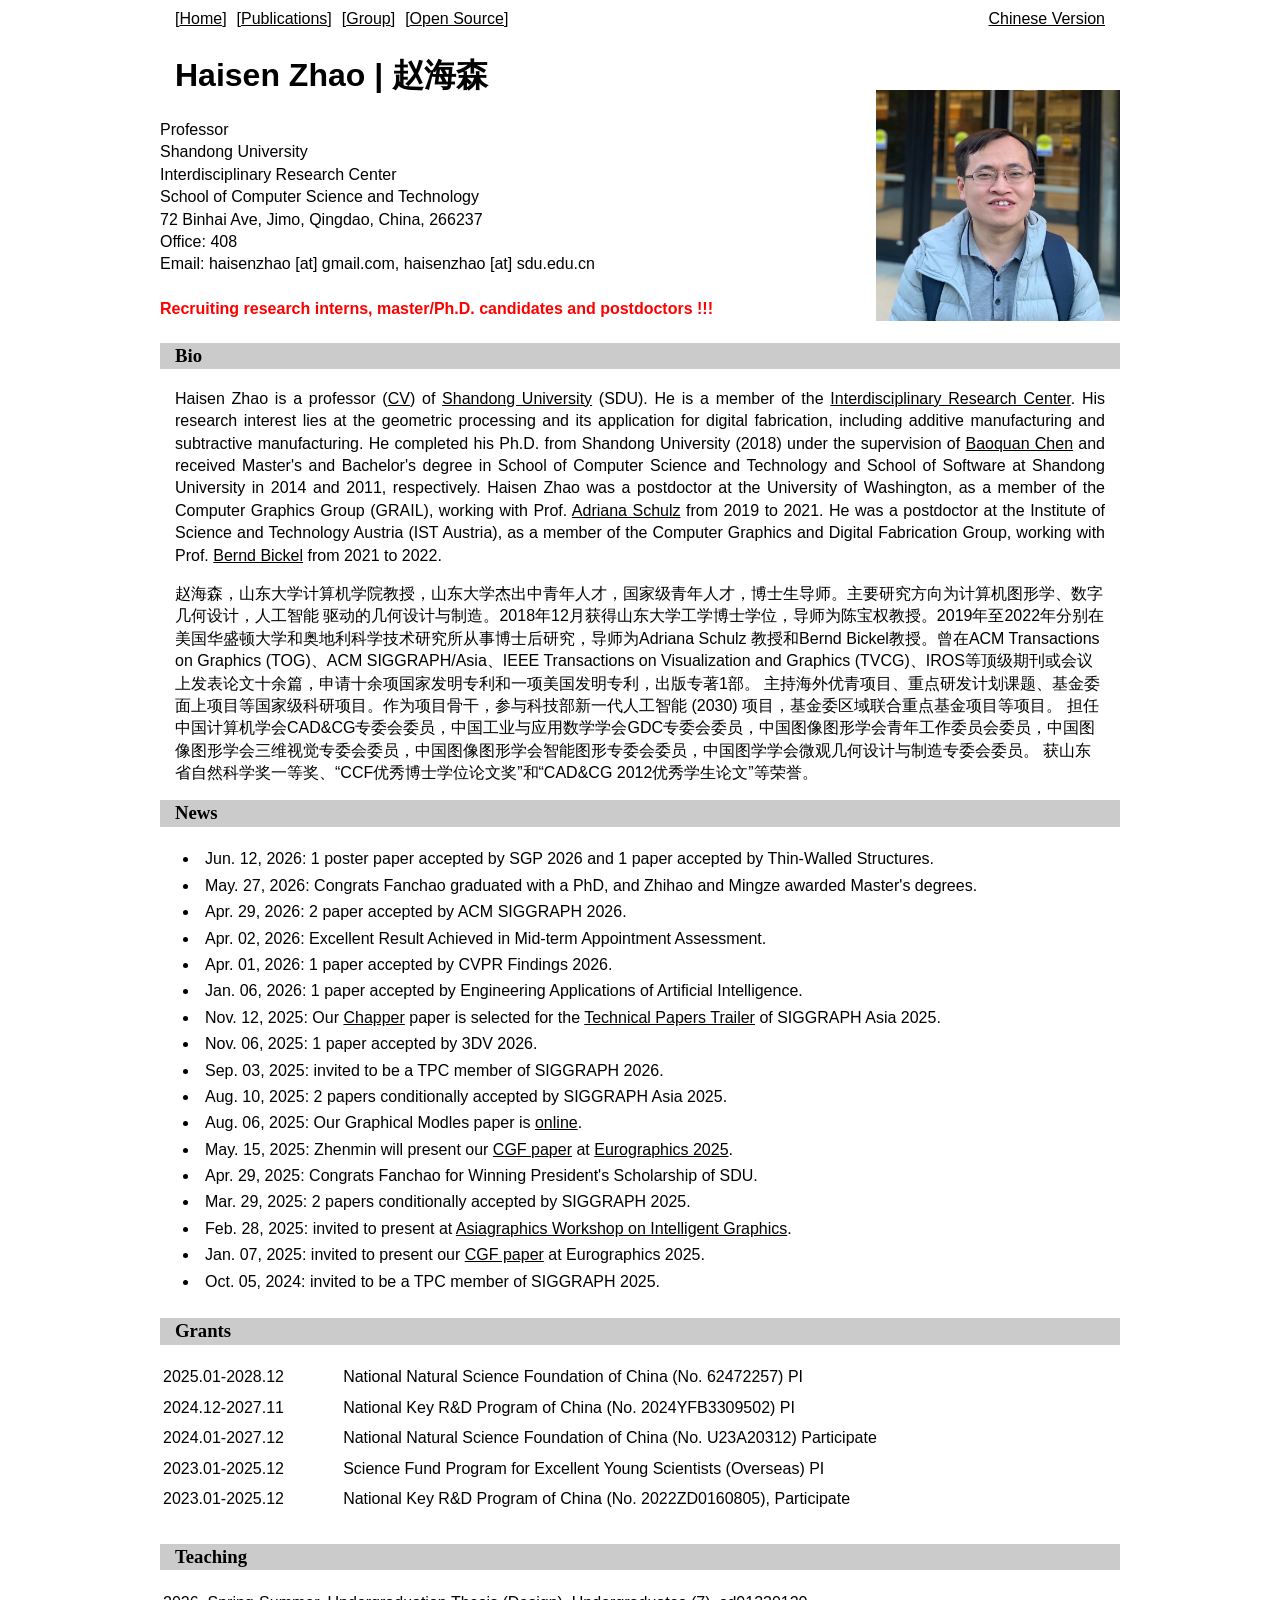
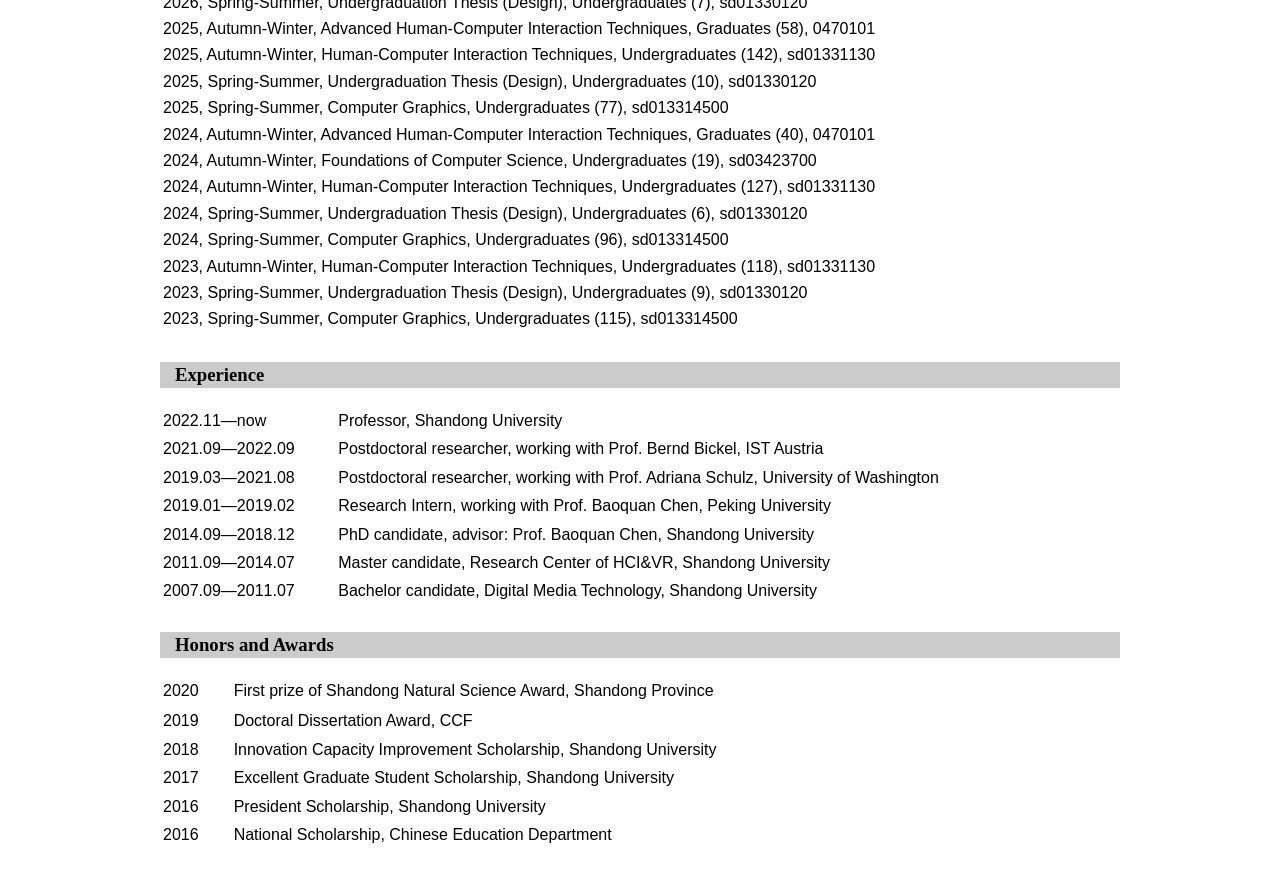
<file: index_old.html>
<!DOCTYPE html PUBLIC "-//W3C//DTD XHTML 1.0 Transitional//EN" "http://www.w3.org/TR/xhtml1/DTD/xhtml1-transitional.dtd">
<html xmlns="http://www.w3.org/1999/xhtml" class="wf-abel-n4-active wf-asul-n4-active wf-droidsansmono-n4-active wf-active"><head><meta http-equiv="Content-Type" content="text/html; charset=UTF-8">
<title>Haisen Zhao's Homepage</title>
<style type="text/css">
<!--
body {
font: 100%/1.4 Verdana, Arial, Helvetica, sans-serif;
background: #ffffff;
margin: 0;
padding: 0;
color: #000;
}
body p {
}
/* ~~ Element/tag selectors ~~ */
ul, ol, dl { /* Due to variations between browsers, it's best practices to zero padding and margin on lists. For consistency, you can either specify the amounts you want here, or on the list items (LI, DT, DD) they contain. Remember that what you do here will cascade to the .nav list unless you write a more specific selector. */
padding: 0;
margin: 0;
}
h1, h2, h3, h4, h5, h6, p {
margin-top: 0; /* removing the top margin gets around an issue where margins can escape from their containing div. The remaining bottom margin will hold it away from any elements that follow. */
padding-right: 15px;
padding-left: 15px; /* adding the padding to the sides of the elements within the divs, instead of the divs themselves, gets rid of any box model math. A nested div with side padding can also be used as an alternate method. */
}
a img { /* this selector removes the default blue border displayed in some browsers around an image when it is surrounded by a link */
border: none;
}
/* ~~ Styling for your site's links must remain in this order - including the group of selectors that create the hover effect. ~~ */
a:link {
	color: rgba(0,0,0,1); /* unless you style your links to look extremely unique, it's best to provide underlines for quick visual identification */
}
a:visited {
	color: rgba(0,0,0,1);
}
a:hover, a:active, a:focus { /* this group of selectors will give a keyboard navigator the same hover experience as the person using a mouse. */
	text-decoration: none;
	text-align: left;
	color: rgba(0,0,0,1);
	font-family: Arial, Helvetica, sans-serif;
	font-size: 100%;
}
/* ~~ this fixed width container surrounds all other elements ~~ */
.container {
	width: 960px;
	background: #FFF;
	margin-top: 0;
	margin-right: auto;
	margin-left: auto;
	margin-bottom: 0; /* the auto value on the sides, coupled with the width, centers the layout */
	font-family: Verdana, Arial, Helvetica, sans-serif;
}
/* ~~ This is the layout information. ~~ 1) Padding is only placed on the top and/or bottom of the div. The elements within this div have padding on their sides. This saves you from any "box model math". Keep in mind, if you add any side padding or border to the div itself, it will be added to the width you define to create the *total* width. You may also choose to remove the padding on the element in the div and place a second div within it with no width and the padding necessary for your design.
*/
.content {
padding: 10px 0;
}
/* ~~ miscellaneous float/clear classes ~~ */
.fltrt { /* this class can be used to float an element right in your page. The floated element must precede the element it should be next to on the page. */
float: right;
margin-left: 8px;
}
.fltlft { /* this class can be used to float an element left in your page. The floated element must precede the element it should be next to on the page. */
float: left;
margin-right: 8px;
}
.clearfloat { /* this class can be placed on a <br /> or empty div as the final element following the last floated div (within the #container) if the overflow:hidden on the .container is removed */
clear:both;
height:0;
font-size: 1px;
line-height: 0px;
}
.auto-style3 {
	text-align: left;
	width: auto;
	background-color: #CBCBCB;
	font-family: Cambria, "Hoefler Text", "Liberation Serif", Times, "Times New Roman", serif;
	font-style: normal;
	font-weight: 400;
}
.auto-style6 {
	vertical-align: middle;
}
.auto-style7 {
	color: #42413C;
	text-decoration: underline;
}
.auto-style8 {
	font-family: Arial, Helvetica, sans-serif;
	background-color: #FFFFFF;
	color: rgba(0,0,0,1);
}
.auto-style9 {
	font-family: Arial, Helvetica, sans-serif;
	font-size: medium;
	color: #800000;
}
.auto-style10 {
	text-align: center;
	font-family: Arial, Helvetica, sans-serif;
}
.auto-style11 {
	color: #808080;
}
.auto-style12 {
	margin-top: 0px;
}
.auto-style13 {
	text-align: left;
	font-family: Arial, Helvetica, sans-serif;
}
.auto-style14 {
	vertical-align: top;
	font-family: Arial, Helvetica, sans-serif;
}
.auto-style15 {
	text-align: center;
}
.auto-style16 {
	font-family: "Franklin Gothic Medium", "Arial Narrow", Arial, sans-serif;
}
.top-nav {
	display: flex;
	justify-content: space-between;
	align-items: flex-start;
	gap: 16px;
	padding: 8px 15px 0 15px;
	font-family: Arial, Helvetica, sans-serif;
}
.top-nav-links {
	display: flex;
	flex-wrap: wrap;
	gap: 0 10px;
}
.top-nav-right {
	flex-shrink: 0;
	white-space: nowrap;
}
a:hover {
	color: #6376E6;
}
-->
</style>
</head>

<body>
<div class="container">


<div class="top-nav">
  <div class="top-nav-links">
	  <span>[<a href="./index_old.html" target="_parent" class="STYLE9">Home</a>]</span>
	  <span>[<a href="./publication_old.html" target="_parent" class="STYLE9">Publications</a>]</span>
	  <span>[<a href="./group_old.html" target="_parent" class="STYLE9">Group</a>]</span>
	  <span>[<a href="./opensource.html" target="_parent" class="STYLE9">Open Source</a>]</span>
  </div>
  <div class="top-nav-right">
	   <a href="https://faculty.sdu.edu.cn/zhaohaisen/zh_CN/index.htm" target="_parent" class="STYLE9">Chinese Version</a>
  </div>
</div>





<div>
<table style="width: 100%; text-align: left; margin-left: auto; margin-right: auto;" border="0" cellspacing="0" align="center" cellpadding="0">
<tbody>
<tr>
<br>

<td valign="baseline" style="vertical-align: middle;">
<h1 style="text-align: left;" class="auto-style16">Haisen Zhao | 赵海森</h1>
<div style="text-align: left;" class="auto-style8">Professor<br>
Shandong University <br>
Interdisciplinary Research Center <br>
School of Computer Science and Technology <br> 
72 Binhai Ave, Jimo, Qingdao, China, 266237 <br>
Office: 408 <br>
<span style="font-weight: normal;">Email: haisenzhao [at] gmail.com, haisenzhao [at] sdu.edu.cn  </span>

<br>
<br>

<span style="color:red"> <strong> Recruiting research interns, master/Ph.D. candidates and postdoctors !!! </strong></span>

</div>
	</td>
	<td valign="bottom" style="text-align: left; width: 148px;"><img src="images/zhs/haisenzhao.jpg" width="244" alt=""><br></td>
</tr>
</tbody>
</table>


<br>




<h3 class="auto-style3"><strong style="font-family: Cambria, &#39;Hoefler Text&#39;, &#39;Liberation Serif&#39;, Times, &#39;Times New Roman&#39;, serif"><span style="">Bio </span><a name="Vita"></a></strong></h3>
<tbody>
<tr>
<td>


<p style="text-align: justify;" class="auto-style8">

Haisen Zhao is a professor (<a href="Haisen_CV.pdf">CV</a>) of <a href="https://www.en.sdu.edu.cn/">Shandong University</a> (SDU). He is a member of the <a href="http://irc.cs.sdu.edu.cn/">Interdisciplinary Research Center</a>. His research interest lies at the geometric processing and its application for digital fabrication, including additive manufacturing and subtractive manufacturing. He completed his Ph.D. from Shandong University (2018) under the supervision of <a href="https://cfcs.pku.edu.cn/baoquan/">Baoquan Chen</a> and received Master's and Bachelor's degree in School of Computer Science and Technology and School of Software at Shandong University in 2014 and 2011, respectively. Haisen Zhao was a postdoctor at the University of Washington, as a member of the Computer Graphics Group (GRAIL), working with Prof. <a href="https://homes.cs.washington.edu/~adriana/">Adriana Schulz</a> from 2019 to 2021. He was a postdoctor at the Institute of Science and Technology Austria (IST Austria), as a member of the Computer Graphics and Digital Fabrication Group, working with Prof. <a href="http://berndbickel.com/">Bernd Bickel</a> from 2021 to 2022. 
</p>

<p>
赵海森，山东大学计算机学院教授，山东大学杰出中青年人才，国家级青年人才，博士生导师。主要研究方向为计算机图形学、数字几何设计，人工智能 驱动的几何设计与制造。2018年12月获得山东大学工学博士学位，导师为陈宝权教授。2019年至2022年分别在美国华盛顿大学和奥地利科学技术研究所从事博士后研究，导师为Adriana Schulz 教授和Bernd Bickel教授。曾在ACM Transactions on Graphics (TOG)、ACM SIGGRAPH/Asia、IEEE Transactions on Visualization and Graphics (TVCG)、IROS等顶级期刊或会议上发表论文十余篇，申请十余项国家发明专利和一项美国发明专利，出版专著1部。
主持海外优青项目、重点研发计划课题、基金委面上项目等国家级科研项目。作为项目骨干，参与科技部新一代人工智能 (2030) 项目，基金委区域联合重点基金项目等项目。
担任中国计算机学会CAD&CG专委会委员，中国工业与应用数学学会GDC专委会委员，中国图像图形学会青年工作委员会委员，中国图像图形学会三维视觉专委会委员，中国图像图形学会智能图形专委会委员，中国图学学会微观几何设计与制造专委会委员。
获山东省自然科学奖一等奖、“CCF优秀博士学位论文奖”和“CAD&CG 2012优秀学生论文”等荣誉。
</p>

</td>
</tr>
</tbody>
</table>






<h3 class="auto-style3"><strong style="font-family: Cambria, &#39;Hoefler Text&#39;, &#39;Liberation Serif&#39;, Times, &#39;Times New Roman&#39;, serif"><span style="">News </span><a name="Experience"></a></strong></h3>

<table style="width:100%;text-align: left;">



  <tr>

 <td> <li style="margin-left: 20px;">Jun. 12, 2026: 1 poster paper accepted by SGP 2026 and 1 paper accepted by Thin-Walled Structures.</li></td>
 </tr>

 
  <tr>
   <td> <li style="margin-left: 20px;">May. 27, 2026: Congrats Fanchao graduated with a PhD, and Zhihao and Mingze awarded Master's degrees.</li></td>
 </tr>
 
 




  <tr>

 <td> <li style="margin-left: 20px;">Apr. 29, 2026: 2 paper accepted by ACM SIGGRAPH 2026.</li></td>
 </tr>
 
 
  <tr>

 <td> <li style="margin-left: 20px;">Apr. 02, 2026: Excellent Result Achieved in Mid-term Appointment Assessment.</li></td>
 </tr>
 

 
  <tr>

 <td> <li style="margin-left: 20px;">Apr. 01, 2026: 1 paper accepted by CVPR Findings 2026.</li></td>
 </tr>
 
 
 

  <tr>
   <td> <li style="margin-left: 20px;">Jan. 06, 2026: 1 paper accepted by Engineering Applications of Artificial Intelligence.</li></td>
 </tr>
 
 
  <tr>
   <td><li style="margin-left: 20px;">Nov. 12, 2025: Our <A href="https://zmzhang0.github.io/projects/Chapper/index_old.html">Chapper</A> paper is selected for the <A href="https://www.youtube.com/watch?v=ZI8kh0FKlMM">Technical Papers Trailer</A> of SIGGRAPH Asia 2025.</li></td>
 </tr>
 

 
  <tr>
   <td> <li style="margin-left: 20px;">Nov. 06, 2025: 1 paper accepted by 3DV 2026.</li></td>
 </tr>
 
 
 
  <tr>
   <td> <li style="margin-left: 20px;">Sep. 03, 2025: invited to be a TPC member of SIGGRAPH 2026.</li></td>
 </tr>
 
 
  <tr>
   <td> <li style="margin-left: 20px;">Aug. 10, 2025: 2 papers conditionally accepted by SIGGRAPH Asia 2025.</li></td>
 </tr>
 

 

  <tr>
   <td> <li style="margin-left: 20px;">Aug. 06, 2025: Our Graphical Modles paper is <A href="https://www.sciencedirect.com/science/article/pii/S1524070325000293">online</A>.</li></td>
 </tr>
 
 

  <tr>
   <td> <li style="margin-left: 20px;">May. 15, 2025: Zhenmin will present our <A href="https://haisenzhao.github.io/FourAxis/index_old.html">CGF paper</A> at <A href="https://eg25.cs.ucl.ac.uk/main/home.html">Eurographics 2025</A>.</li></td>
 </tr>
 
 
  <tr>
   <td> <li style="margin-left: 20px;">Apr. 29, 2025: Congrats Fanchao for Winning President's Scholarship of SDU.</li></td>
 </tr>
 
 
  <tr>
   <td> <li style="margin-left: 20px;">Mar. 29, 2025: 2 papers conditionally accepted by SIGGRAPH 2025.</li></td>
 </tr>
 
    <tr>
   <td> <li style="margin-left: 20px;">Feb. 28, 2025: invited to present at  <A href="http://www.asiagraphics.org/asiagraphics-workshop-on-intelligent-graphics/">Asiagraphics Workshop on Intelligent Graphics</A>.</li></td>
 </tr>
 

   <tr>
   <td> <li style="margin-left: 20px;">Jan. 07, 2025: invited to present our   <A href="https://haisenzhao.github.io/FourAxis/index_old.html">CGF paper</A> at Eurographics 2025.</li></td>
 </tr>
 
 
   <tr>
   <td> <li style="margin-left: 20px;">Oct. 05, 2024: invited to be a TPC member of SIGGRAPH 2025.</li></td>
 </tr>
 
</table>
 
<br>







<h3 class="auto-style3">
<strong style="font-family: Cambria, &#39;Hoefler Text&#39;, &#39;Liberation Serif&#39;, Times, &#39;Times New Roman&#39;, serif"><span style="">Grants</span>
<a name="Grants"></a>
</strong></h3>





<table style="width:100%">

<!--
  <tr>
    <td>2022</td>
    <td>Distinguished Young Scholars of the National Natural Science Foundation of China (Overseas)</td>
  </tr>
  <tr>
    <td colspan="2" style="text-align: center; vertical-align: middle;"></td>
 </tr>
-->
	
  <tr>
    <td>2025.01-2028.12</td>
    <td>National Natural Science Foundation of China (No. 62472257) PI</td>
  </tr>
  <tr>
    <td colspan="2" style="text-align: center; vertical-align: middle;"></td>
 </tr>
   <tr>
    <td>2024.12-2027.11</td>
    <td>National Key R&D Program of China  (No. 2024YFB3309502) PI</td>
  </tr>
  <tr>
    <td colspan="2" style="text-align: center; vertical-align: middle;"></td>
 </tr>
 
   <tr>
    <td>2024.01-2027.12</td>
    <td>National Natural Science Foundation of China (No. U23A20312) Participate</td>
  </tr>
  <tr>
    <td colspan="2" style="text-align: center; vertical-align: middle;"></td>
 </tr>
 
   <tr>
    <td>2023.01-2025.12</td>
    <td>Science Fund Program for Excellent Young Scientists (Overseas) PI</td>
  </tr>
  <tr>
    <td colspan="2" style="text-align: center; vertical-align: middle;"></td>
 </tr>
 
    <tr>
    <td>2023.01-2025.12</td>
    <td>National Key R&D Program of China (No. 2022ZD0160805), Participate</td>
  </tr>
  <tr>
    <td colspan="2" style="text-align: center; vertical-align: middle;"></td>
 </tr>
 
  <tr>
      <td colspan="2" style="text-align: center; vertical-align: middle;"></td>
 </tr>
</table>
 
<br>















<h3 class="auto-style3"><strong style="font-family: Cambria, &#39;Hoefler Text&#39;, &#39;Liberation Serif&#39;, Times, &#39;Times New Roman&#39;, serif"><span style="">Teaching </span><a name="Teaching"></a></strong></h3>

<table style="width:100%">

  <tr><td>2026, Spring-Summer, Undergraduation Thesis (Design), Undergraduates (7), sd01330120</td></tr>

  <tr><td>2025, Autumn-Winter, Advanced Human-Computer Interaction Techniques, Graduates (58), 0470101</td></tr>
  <tr><td>2025, Autumn-Winter, Human-Computer Interaction Techniques, Undergraduates (142), sd01331130</td></tr>
  
  <tr><td>2025, Spring-Summer, Undergraduation Thesis (Design), Undergraduates (10), sd01330120</td></tr>
  <tr><td>2025, Spring-Summer, Computer Graphics, Undergraduates (77), sd013314500</td></tr>

  <tr><td>2024, Autumn-Winter, Advanced Human-Computer Interaction Techniques, Graduates (40), 0470101</td></tr>
  <tr><td>2024, Autumn-Winter, Foundations of Computer Science, Undergraduates (19),  sd03423700</td></tr>
  <tr><td>2024, Autumn-Winter, Human-Computer Interaction Techniques, Undergraduates (127), sd01331130</td></tr>

  <tr><td>2024, Spring-Summer, Undergraduation Thesis (Design), Undergraduates (6), sd01330120</td></tr>
  <tr><td>2024, Spring-Summer, Computer Graphics, Undergraduates (96), sd013314500</td></tr>

  <tr><td>2023, Autumn-Winter, Human-Computer Interaction Techniques, Undergraduates (118), sd01331130</td></tr>
  
  <tr><td>2023, Spring-Summer, Undergraduation Thesis (Design), Undergraduates (9), sd01330120</td></tr>	
  <tr><td>2023, Spring-Summer, Computer Graphics, Undergraduates (115), sd013314500</td></tr>
  
  <tr>
 </tr>
 

      <td colspan="2" style="text-align: center; vertical-align: middle;"></td>
 </tr>
</table>
 
<br>


















<h3 class="auto-style3"><strong style="font-family: Cambria, &#39;Hoefler Text&#39;, &#39;Liberation Serif&#39;, Times, &#39;Times New Roman&#39;, serif"><span style="">Experience </span><a name="Experience"></a></strong></h3>

<table style="width:100%">

 <tr>
    <td>2022.11—now</td>
    <td>Professor, Shandong University</td>
  </tr>
  <tr>
 </tr>
	
  <tr>
    <td>2021.09—2022.09</td>
    <td>Postdoctoral researcher, working with Prof. Bernd Bickel, IST Austria</td>
  </tr>
  <tr>
 </tr>
	
  <tr>
    <td>2019.03—2021.08</td>
    <td>Postdoctoral researcher, working with Prof. Adriana Schulz, University of Washington</td>
  </tr>
  <tr>
 </tr>
 
  <tr>
    <td>2019.01—2019.02</td>
    <td>Research Intern, working with Prof. Baoquan Chen, Peking University</td>
  </tr>
  <tr>
 </tr>
  <tr>
    <td>2014.09—2018.12</td>
    <td>PhD candidate, advisor: Prof. Baoquan Chen, Shandong University</td>
  </tr>
  <tr>
 </tr>
  <tr>
    <td>2011.09—2014.07</td>
    <td>Master candidate, Research Center of HCI&VR, Shandong University</td>
  </tr>
  <tr>
 </tr>
  <tr>
    <td>2007.09—2011.07</td>
    <td>Bachelor candidate, Digital Media Technology, Shandong University</td>
  </tr>
  <tr>
      <td colspan="2" style="text-align: center; vertical-align: middle;"></td>
 </tr>
</table>
 
<br>

<h3 class="auto-style3"><strong style="font-family: Cambria, &#39;Hoefler Text&#39;, &#39;Liberation Serif&#39;, Times, &#39;Times New Roman&#39;, serif"><span style="">Honors and Awards </span><a name="Awards"></a></strong></h3>






<table style="width:100%">

<!--
  <tr>
    <td>2022</td>
    <td>Distinguished Young Scholars of the National Natural Science Foundation of China (Overseas)</td>
  </tr>
  <tr>
    <td colspan="2" style="text-align: center; vertical-align: middle;"></td>
 </tr>
-->
	
  <tr>
    <td>2020</td>
    <td>First prize of Shandong Natural Science Award, Shandong Province</td>
  </tr>
  <tr>
    <td colspan="2" style="text-align: center; vertical-align: middle;"></td>
 </tr>
 
 
  <tr>
    <td>2019</td>
    <td>Doctoral Dissertation Award, CCF</td>
  </tr>
  <tr>
 </tr>
 
  <tr>
    <td>2018</td>
    <td>Innovation Capacity Improvement Scholarship, Shandong University</td>
  </tr>
  <tr>
 </tr>
  <tr>
    <td>2017</td>
    <td>Excellent Graduate Student Scholarship, Shandong University</td>
  </tr>
  <tr>
 </tr>
  <tr>
    <td>2016</td>
    <td>President Scholarship, Shandong University</td>
  </tr>
  <tr>
 </tr>
  <tr>
    <td>2016</td>
    <td>National Scholarship, Chinese Education Department</td>
  </tr>
  <tr>
      <td colspan="2" style="text-align: center; vertical-align: middle;"></td>
 </tr>
</table>
 
<br>










</div>
</div>


<!-- Default Statcounter code for Haisen HomePage https://haisenzhao.github.io/
-->
<script type="text/javascript">
var sc_project=13203600; 
var sc_invisible=0; 
var sc_security="c34e87b7"; 
var scJsHost = "https://";
document.write("<sc"+"ript type='text/javascript' src='" + scJsHost+
"statcounter.com/counter/counter.js'></"+"script>");
</script>
<noscript><div class="statcounter"><a title="Web Analytics"
href="https://statcounter.com/" target="_blank"><img class="statcounter"
src="https://c.statcounter.com/13203600/0/c34e87b7/0/" alt="Web Analytics"
referrerPolicy="no-referrer-when-downgrade"></a></div></noscript>
<!-- End of Statcounter Code -->


</body>




</html>
</file>
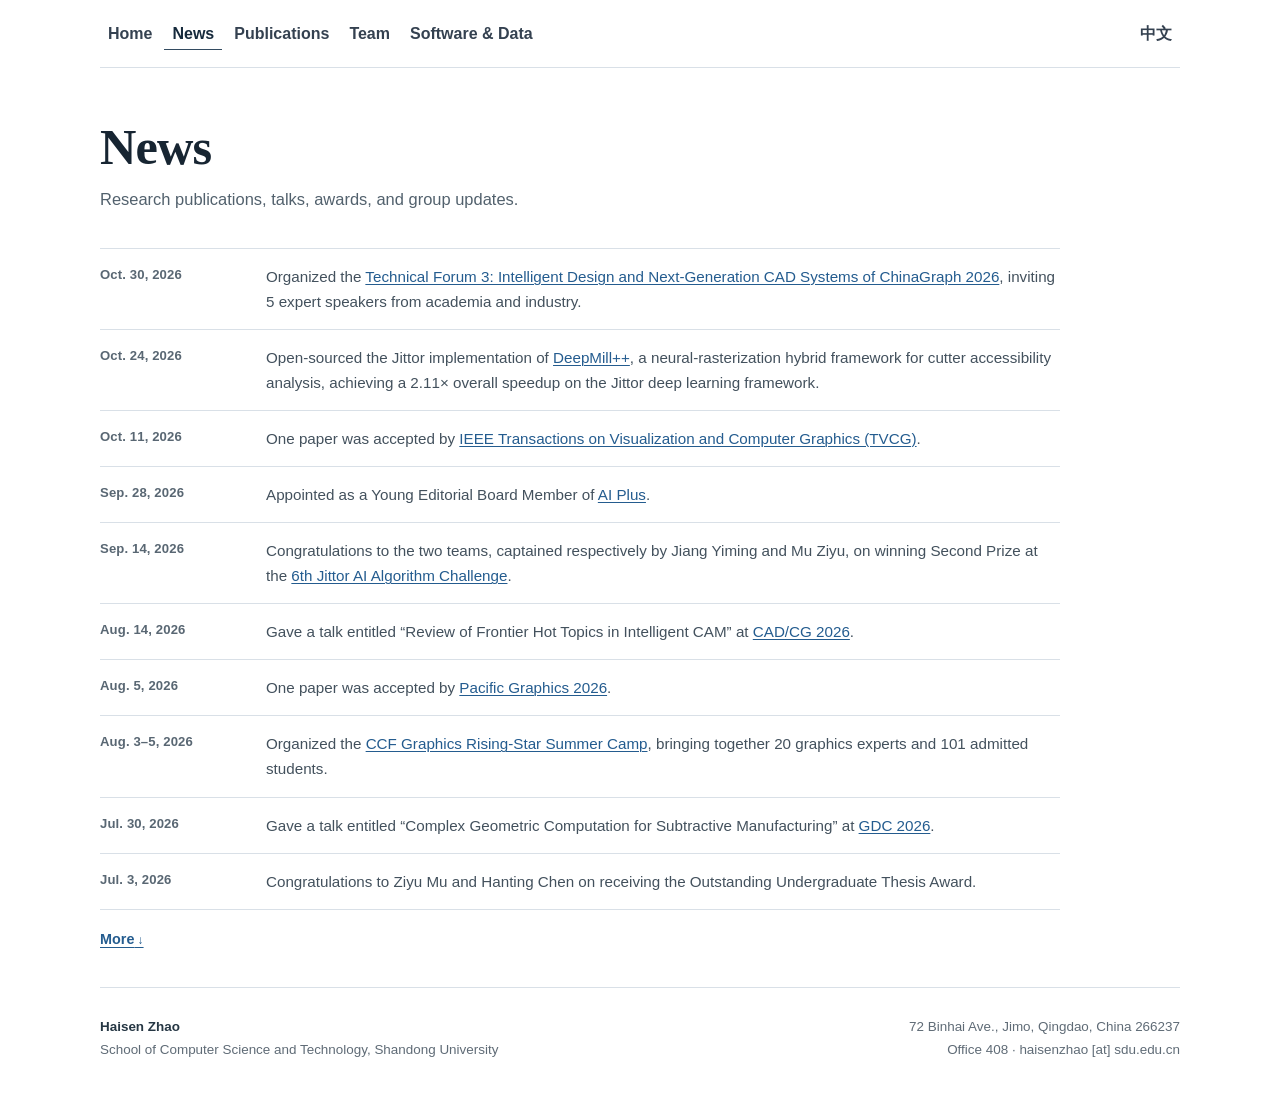
<file: news.html>
<!doctype html>
<html lang="en">
<head>
  <meta charset="utf-8">
  <meta name="viewport" content="width=device-width, initial-scale=1">
  <meta name="description" content="Research news, talks, publications, awards, and group updates from Haisen Zhao at Shandong University.">
  <meta name="author" content="Haisen Zhao">
  <meta name="theme-color" content="#07172e">
  <title>News | Haisen Zhao</title>
  <link rel="canonical" href="https://haisenzhao.github.io/news.html">
  <meta property="og:type" content="website">
  <meta property="og:site_name" content="Haisen Zhao">
  <meta property="og:locale" content="en_US">
  <meta property="og:title" content="News | Haisen Zhao">
  <meta property="og:description" content="Research news, talks, publications, awards, and group updates from Haisen Zhao at Shandong University.">
  <meta property="og:url" content="https://haisenzhao.github.io/news.html">
  <meta property="og:image" content="https://haisenzhao.github.io/assets/images/og-haisen-zhao.png">
  <meta property="og:image:type" content="image/png">
  <meta property="og:image:width" content="1200">
  <meta property="og:image:height" content="630">
  <meta property="og:image:alt" content="Haisen Zhao — Geometric Computing and Intelligent Manufacturing, Shandong University">
  <meta name="twitter:card" content="summary_large_image">
  <meta name="twitter:title" content="News | Haisen Zhao">
  <meta name="twitter:description" content="Research news, talks, publications, awards, and group updates from Haisen Zhao at Shandong University.">
  <meta name="twitter:image" content="https://haisenzhao.github.io/assets/images/og-haisen-zhao.png">
  <meta name="twitter:image:alt" content="Haisen Zhao — Geometric Computing and Intelligent Manufacturing, Shandong University">
  <link rel="stylesheet" href="assets/css/site.css">
</head>

<body class="news-page-body">
<div class="container">
  <header class="site-header">
    <nav class="top-nav" aria-label="Primary navigation">
      <div class="top-nav-links">
        <a href="./index.html">Home</a>
        <a href="./news.html" aria-current="page">News</a>
        <a href="./publication.html">Publications</a>
        <a href="./group.html">Team</a>
        <a href="./opensource.html">Software &amp; Data</a>
      </div>
      <div class="top-nav-right">
        <a href="https://faculty.sdu.edu.cn/zhaohaisen/zh_CN/index.htm" lang="zh-CN">中文</a>
      </div>
    </nav>
  </header>

  <main class="news-page">
    <header class="page-hero" aria-labelledby="news-title">
      <h1 id="news-title">News</h1>
      <p>Research publications, talks, awards, and group updates.</p>
    </header>

    <section aria-label="Recent news">
      <ol class="news-list">
        
		
		
		
		
		
		
				
        <li>
          <time datetime="2026-10-30">Oct. 30, 2026</time>
           <p>Organized the <a href="http://www.cad.zju.edu.cn/chinagraph2026/panels.html#forum-3">Technical Forum 3: Intelligent Design and Next-Generation CAD Systems of ChinaGraph 2026</a>, inviting 5 expert speakers from academia and industry.</p>
        </li>


     <li>
          <time datetime="2026-10-24">Oct. 24, 2026</time>
           <p>Open-sourced the Jittor implementation of <a href="https://mp.weixin.qq.com/s/AtoZJ8kQMXY1iVR2cfIDRQ">DeepMill++</a>, a neural-rasterization hybrid framework for cutter accessibility analysis, achieving a 2.11× overall speedup on the Jittor deep learning framework.</p>
        </li>



		
        <li>
          <time datetime="2026-10-11">Oct. 11, 2026</time>
          <p>One paper was accepted by <a href="">IEEE Transactions on Visualization and Computer Graphics (TVCG)</a>.</p>
        </li>


				
		<li>
          <time datetime="2026-09-28">Sep. 28, 2026</time>
          <p>Appointed as a Young Editorial Board Member of <a href="https://www.the-innovation.org/ai-plus">AI Plus</a>.</p>
        </li>
		
		
		<li>
          <time datetime="2026-09-14">Sep. 14, 2026</time>
          <p>Congratulations to the two teams, captained respectively by Jiang Yiming and Mu Ziyu, on winning Second Prize at the <a href="https://www.educoder.net/competitions/Jittor-7">6th Jittor AI Algorithm Challenge</a>.</p>
        </li>
		
		<li>
          <time datetime="2026-08-14">Aug. 14, 2026</time>
          <p>Gave a talk entitled “Review of Frontier Hot Topics in Intelligent CAM” at <a href="https://cadcg2026.nju.edu.cn/?list_18/169.html">CAD/CG 2026</a>.</p>
        </li>
		
		
        <li>
          <time datetime="2026-08-05">Aug. 5, 2026</time>
          <p>One paper was accepted by <a href="https://pacificgraphics2026.github.io/">Pacific Graphics 2026</a>.</p>
        </li>


        <li>
          <time datetime="2026-08-03">Aug. 3–5, 2026</time>
          <p>Organized the <a href="https://cgpc2026.github.io/index.html">CCF Graphics Rising-Star Summer Camp</a>, bringing together 20 graphics experts and 101 admitted students.</p>
        </li>
        <li>
          <time datetime="2026-07-30">Jul. 30, 2026</time>
          <p>Gave a talk entitled “Complex Geometric Computation for Subtractive Manufacturing” at <a href="https://www.imufe.edu.cn/gdc2026/info/1086/1286.htm">GDC 2026</a>.</p>
        </li>
        <li>
          <time datetime="2026-07-03">Jul. 3, 2026</time>
          <p>Congratulations to Ziyu Mu and Hanting Chen on receiving the Outstanding Undergraduate Thesis Award.</p>
        </li>
      </ol>

      <details class="news-archive">
        <summary><span class="more-label">More</span><span class="less-label">Less</span></summary>
        <ol class="news-list" start="6">
          <li>
            <time datetime="2026-06-12">Jun. 12, 2026</time>
            <p>One poster paper was accepted by <a href="https://sgp26.org/">SGP 2026</a>, and one paper was accepted by <a href="https://www.sciencedirect.com/journal/thin-walled-structures"><em>Thin-Walled Structures</em></a>.</p>
          </li>
          <li>
            <time datetime="2026-05-27">May 27, 2026</time>
            <p>Congratulations to Fanchao Zhong on receiving his Ph.D., and to Zhihao Zhang and Mingze Li on receiving their master’s degrees.</p>
          </li>
          <li>
            <time datetime="2026-04-29">Apr. 29, 2026</time>
            <p>Two papers were accepted by <a href="https://s2026.siggraph.org/">ACM SIGGRAPH 2026</a>.</p>
          </li>
          <li>
            <time datetime="2026-04-02">Apr. 2, 2026</time>
            <p>Received an excellent result in the mid-term appointment assessment.</p>
          </li>
          <li>
            <time datetime="2026-04-01">Apr. 1, 2026</time>
            <p>One paper was accepted by <a href="https://openaccess.thecvf.com/CVPR2026_findings">CVPR 2026 Findings</a>.</p>
          </li>
          <li>
            <time datetime="2026-01-06">Jan. 6, 2026</time>
            <p>One paper was accepted by <a href="https://www.sciencedirect.com/journal/engineering-applications-of-artificial-intelligence"><em>Engineering Applications of Artificial Intelligence</em></a>.</p>
          </li>
          <li>
            <time datetime="2025-11-12">Nov. 12, 2025</time>
            <p>Our <a href="https://zmzhang0.github.io/projects/Chapper/index.html">Chapper</a> paper was selected for the <a href="https://www.youtube.com/watch?v=ZI8kh0FKlMM">Technical Papers Trailer</a> of <a href="https://asia.siggraph.org/2025/">SIGGRAPH Asia 2025</a>.</p>
          </li>
          <li>
            <time datetime="2025-11-06">Nov. 6, 2025</time>
            <p>One paper was accepted by <a href="https://3dvconf.github.io/2026/">3DV 2026</a>.</p>
          </li>
          <li>
            <time datetime="2025-09-03">Sep. 3, 2025</time>
            <p>Invited to serve as a Technical Papers Committee member for <a href="https://s2026.siggraph.org/">SIGGRAPH 2026</a>.</p>
          </li>
          <li>
            <time datetime="2025-08-10">Aug. 10, 2025</time>
            <p>Two papers were conditionally accepted by <a href="https://asia.siggraph.org/2025/">SIGGRAPH Asia 2025</a>.</p>
          </li>
          <li>
            <time datetime="2025-08-06">Aug. 6, 2025</time>
            <p>Our <a href="https://www.sciencedirect.com/journal/graphical-models"><em>Graphical Models</em></a> paper is <a href="https://www.sciencedirect.com/science/article/pii/S1524070325000293">online</a>.</p>
          </li>
          <li>
            <time datetime="2025-05-15">May 15, 2025</time>
            <p>Zhenmin Zhang will present our <a href="https://haisenzhao.github.io/FourAxis/index.html">CGF paper</a> at <a href="https://eg25.cs.ucl.ac.uk/main/home.html">Eurographics 2025</a>.</p>
          </li>
          <li>
            <time datetime="2025-04-29">Apr. 29, 2025</time>
            <p>Congratulations to Fanchao Zhong on receiving the President’s Scholarship of Shandong University.</p>
          </li>
          <li>
            <time datetime="2025-03-29">Mar. 29, 2025</time>
            <p>Two papers were conditionally accepted by <a href="https://s2025.siggraph.org/">SIGGRAPH 2025</a>.</p>
          </li>
          <li>
            <time datetime="2025-02-28">Feb. 28, 2025</time>
            <p>Invited to give a presentation at the <a href="http://www.asiagraphics.org/asiagraphics-workshop-on-intelligent-graphics/">Asiagraphics Workshop on Intelligent Graphics</a>.</p>
          </li>
          <li>
            <time datetime="2025-01-07">Jan. 7, 2025</time>
            <p>Invited to present our <a href="https://haisenzhao.github.io/FourAxis/index.html">CGF paper</a> at <a href="https://eg25.cs.ucl.ac.uk/main/home.html">Eurographics 2025</a>.</p>
          </li>
          <li>
            <time datetime="2024-10-05">Oct. 5, 2024</time>
            <p>Invited to serve as a Technical Papers Committee member for <a href="https://s2025.siggraph.org/">SIGGRAPH 2025</a>.</p>
          </li>
        </ol>
      </details>
    </section>
  </main>

  <footer class="site-footer">
    <div>
      <strong>Haisen Zhao</strong><br>
      School of Computer Science and Technology, Shandong University
    </div>
    <div>
      72 Binhai Ave., Jimo, Qingdao, China 266237<br>
      Office 408 · haisenzhao [at] sdu.edu.cn
    </div>
  </footer>
</div>

<!-- Statcounter analytics -->
<script>
var sc_project=13203600;
var sc_invisible=1;
var sc_security="c34e87b7";
</script>
<script async src="https://www.statcounter.com/counter/counter.js"></script>
<noscript><div class="statcounter"><img src="https://c.statcounter.com/13203600/0/c34e87b7/1/" alt=""></div></noscript>
</body>
</html>
</file>
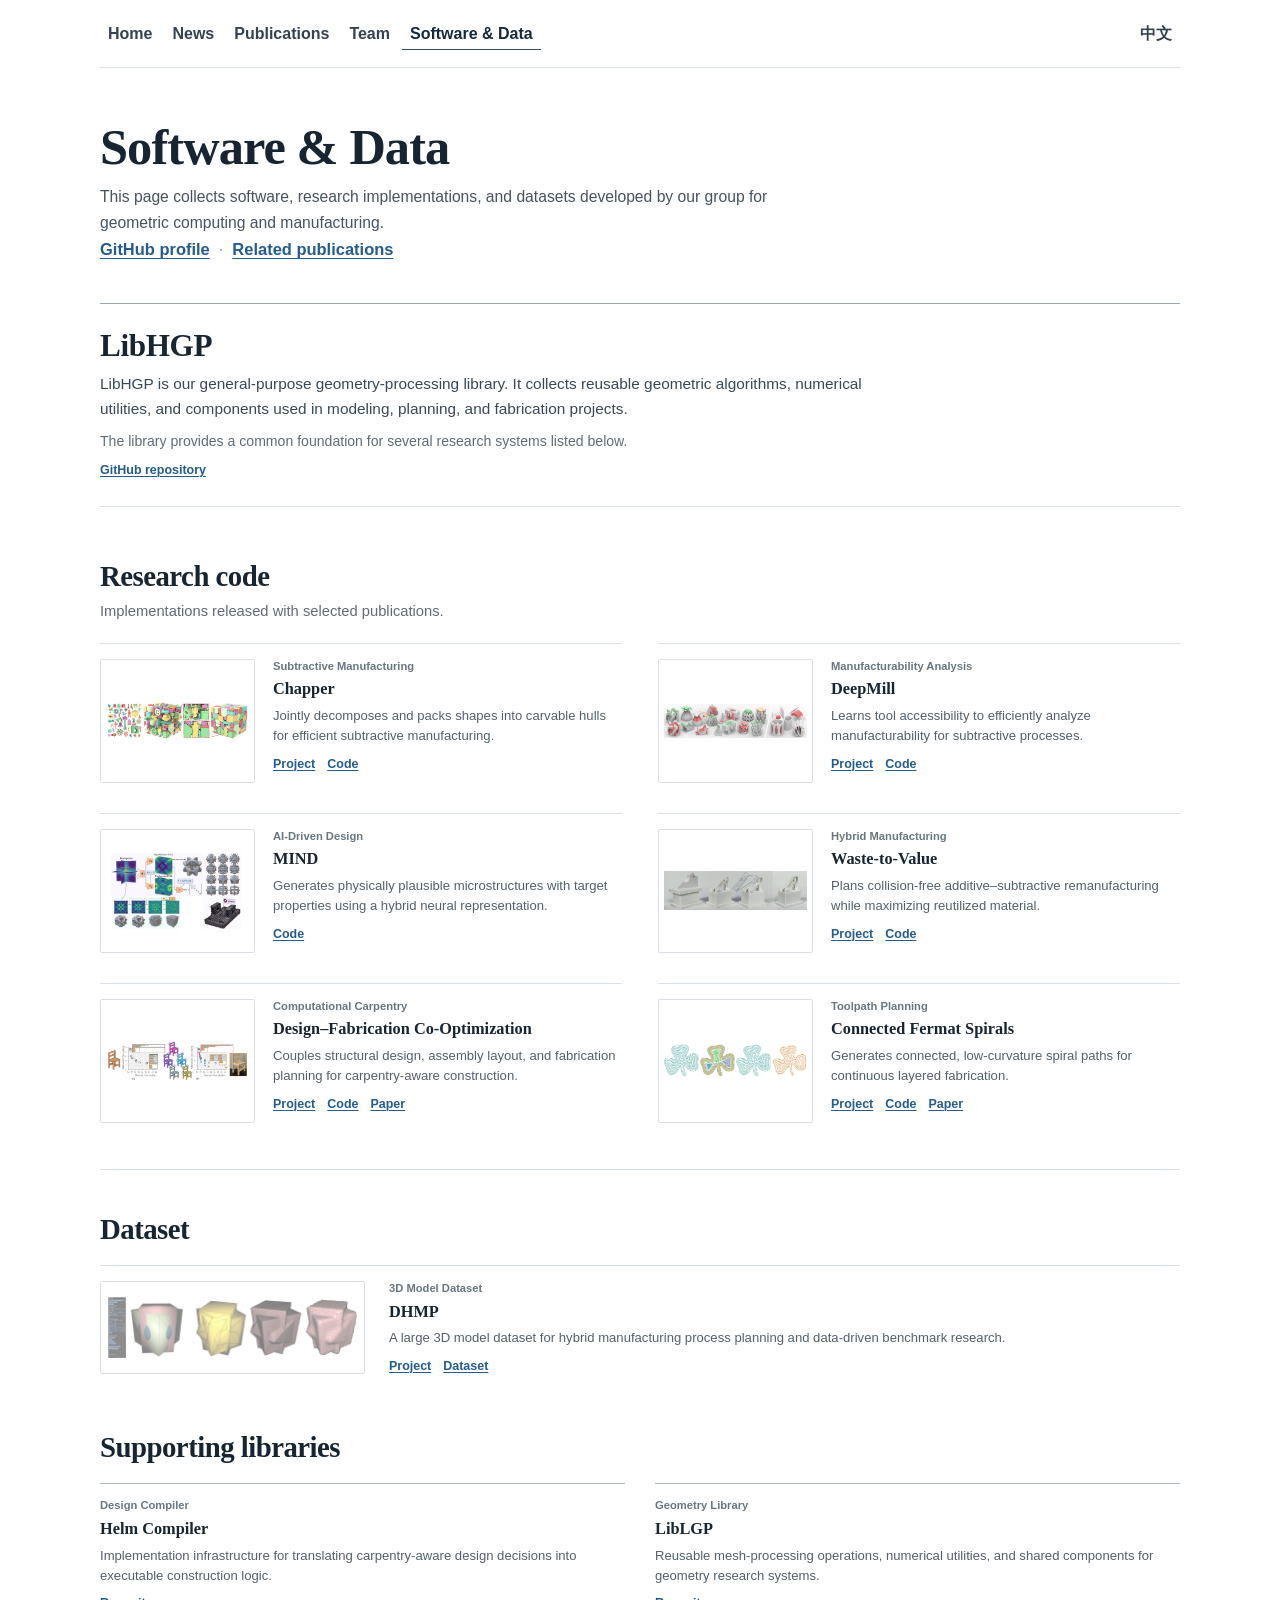
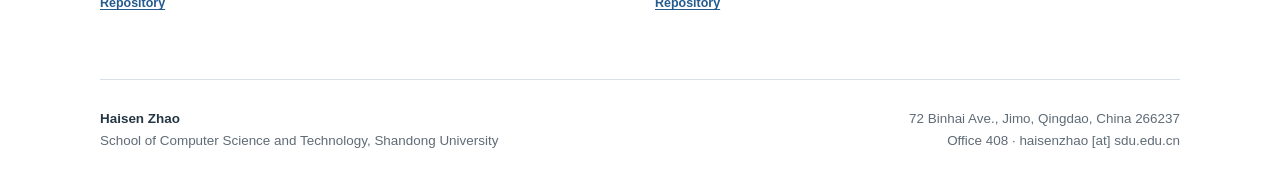
<file: opensource.html>
<!doctype html>
<html lang="en">
<head>
  <meta charset="utf-8">
  <meta name="viewport" content="width=device-width, initial-scale=1">
  <meta name="description" content="Open-source geometry-processing software, research systems, and datasets from Haisen Zhao's group at Shandong University.">
  <meta name="author" content="Haisen Zhao">
  <meta name="theme-color" content="#07172e">
  <title>Software &amp; Data | Haisen Zhao</title>
  <link rel="canonical" href="https://haisenzhao.github.io/opensource.html">
  <meta property="og:type" content="website">
  <meta property="og:site_name" content="Haisen Zhao">
  <meta property="og:locale" content="en_US">
  <meta property="og:title" content="Software &amp; Data | Haisen Zhao">
  <meta property="og:description" content="Open-source geometry-processing libraries, research systems, and datasets for intelligent design and manufacturing.">
  <meta property="og:url" content="https://haisenzhao.github.io/opensource.html">
  <meta property="og:image" content="https://haisenzhao.github.io/assets/images/og-haisen-zhao.png">
  <meta property="og:image:type" content="image/png">
  <meta property="og:image:width" content="1200">
  <meta property="og:image:height" content="630">
  <meta property="og:image:alt" content="Haisen Zhao — Geometric Computing and Intelligent Manufacturing, Shandong University">
  <meta name="twitter:card" content="summary_large_image">
  <meta name="twitter:title" content="Software &amp; Data | Haisen Zhao">
  <meta name="twitter:description" content="Open-source geometry-processing libraries, research systems, and datasets for intelligent design and manufacturing.">
  <meta name="twitter:image" content="https://haisenzhao.github.io/assets/images/og-haisen-zhao.png">
  <meta name="twitter:image:alt" content="Haisen Zhao — Geometric Computing and Intelligent Manufacturing, Shandong University">
  <link rel="stylesheet" href="assets/css/site.css">
</head>

<body class="software-page-body">
<div class="container">
  <header class="site-header">
    <nav class="top-nav" aria-label="Primary navigation">
      <div class="top-nav-links">
        <a href="./index.html">Home</a>
        <a href="./news.html">News</a>
        <a href="./publication.html">Publications</a>
        <a href="./group.html">Team</a>
        <a href="./opensource.html" aria-current="page">Software &amp; Data</a>
      </div>
      <div class="top-nav-right">
        <a href="https://faculty.sdu.edu.cn/zhaohaisen/zh_CN/index.htm" lang="zh-CN">中文</a>
      </div>
    </nav>
  </header>

  <main class="software-page">
    <header class="page-hero" aria-labelledby="software-title">
      <h1 id="software-title">Software &amp; Data</h1>
      <p>This page collects software, research implementations, and datasets developed by our group for geometric computing and manufacturing.</p>
      <p class="page-text-links">
        <a href="https://github.com/haisenzhao">GitHub profile</a>
        <span aria-hidden="true">·</span>
        <a href="./publication.html">Related publications</a>
      </p>
    </header>

    <section class="software-featured" aria-labelledby="libhgp-heading">
      <div class="software-featured-copy">
        <h2 id="libhgp-heading">LibHGP</h2>
        <p class="software-lead">LibHGP is our general-purpose geometry-processing library. It collects reusable geometric algorithms, numerical utilities, and components used in modeling, planning, and fabrication projects.</p>
        <p class="software-note">The library provides a common foundation for several research systems listed below.</p>
        <div class="software-actions">
          <a href="https://github.com/haisenzhao/libhgp">GitHub repository</a>
        </div>
      </div>
    </section>

    <section class="software-section" aria-labelledby="systems-heading">
      <div class="section-intro">
        <h2 id="systems-heading">Research code</h2>
        <p>Implementations released with selected publications.</p>
      </div>

      <div class="software-grid">
        <article class="software-card">
          <a class="software-card-image" href="https://zmzhang0.github.io/projects/Chapper/index.html" aria-label="Chapper project page">
            <img src="images/chapper.jpg" alt="Chapper carvable hull-and-pack results" loading="lazy" decoding="async">
          </a>
          <div class="software-card-copy">
            <p class="software-label">Subtractive Manufacturing</p>
            <h3><a href="https://zmzhang0.github.io/projects/Chapper/index.html">Chapper</a></h3>
            <p>Jointly decomposes and packs shapes into carvable hulls for efficient subtractive manufacturing.</p>
            <div class="software-actions">
              <a href="https://zmzhang0.github.io/projects/Chapper/index.html">Project</a>
              <a href="https://github.com/zmzhang0/Chapper">Code</a>
            </div>
          </div>
        </article>

        <article class="software-card">
          <a class="software-card-image" href="https://fanchao98.github.io/DeepMill/deepmill.html" aria-label="DeepMill project page">
            <img src="images/deepmill.png" alt="DeepMill neural accessibility analysis results" loading="lazy" decoding="async">
          </a>
          <div class="software-card-copy">
            <p class="software-label">Manufacturability Analysis</p>
            <h3><a href="https://fanchao98.github.io/DeepMill/deepmill.html">DeepMill</a></h3>
            <p>Learns tool accessibility to efficiently analyze manufacturability for subtractive processes.</p>
            <div class="software-actions">
              <a href="https://fanchao98.github.io/DeepMill/deepmill.html">Project</a>
              <a href="https://github.com/fanchao98/DeepMill">Code</a>
            </div>
          </div>
        </article>

        <article class="software-card">
          <a class="software-card-image" href="https://github.com/TimHsue/MIND" aria-label="MIND source code">
            <img src="images/MIND2.jpg" alt="MIND microstructure inverse-design results" loading="lazy" decoding="async">
          </a>
          <div class="software-card-copy">
            <p class="software-label">AI-Driven Design</p>
            <h3><a href="https://github.com/TimHsue/MIND">MIND</a></h3>
            <p>Generates physically plausible microstructures with target properties using a hybrid neural representation.</p>
            <div class="software-actions">
              <a href="https://github.com/TimHsue/MIND">Code</a>
            </div>
          </div>
        </article>

        <article class="software-card">
          <a class="software-card-image" href="https://fanchao98.github.io/Refab%20page/refab.html" aria-label="Waste-to-Value project page">
            <img src="images/refab.jpg" alt="Waste-to-Value hybrid remanufacturing results" loading="lazy" decoding="async">
          </a>
          <div class="software-card-copy">
            <p class="software-label">Hybrid Manufacturing</p>
            <h3><a href="https://fanchao98.github.io/Refab%20page/refab.html">Waste-to-Value</a></h3>
            <p>Plans collision-free additive–subtractive remanufacturing while maximizing reutilized material.</p>
            <div class="software-actions">
              <a href="https://fanchao98.github.io/Refab%20page/refab.html">Project</a>
              <a href="https://github.com/fanchao98/Waste-to-Value/tree/master">Code</a>
            </div>
          </div>
        </article>

        <article class="software-card">
          <a class="software-card-image" href="./CODFC/index.html" aria-label="Carpentry co-optimization project page">
            <img src="images/icee.png" alt="Co-optimization of design and fabrication plans for carpentry" loading="lazy" decoding="async">
          </a>
          <div class="software-card-copy">
            <p class="software-label">Computational Carpentry</p>
            <h3><a href="./CODFC/index.html">Design–Fabrication Co-Optimization</a></h3>
            <p>Couples structural design, assembly layout, and fabrication planning for carpentry-aware construction.</p>
            <div class="software-actions">
              <a href="./CODFC/index.html">Project</a>
              <a href="https://github.com/helm-compiler">Code</a>
              <a href="https://arxiv.org/abs/2107.12265">Paper</a>
            </div>
          </div>
        </article>

        <article class="software-card">
          <a class="software-card-image" href="./CFS/index.html" aria-label="Connected Fermat Spirals project page">
            <img src="images/spiral.jpg" alt="Connected Fermat spiral toolpaths" loading="lazy" decoding="async">
          </a>
          <div class="software-card-copy">
            <p class="software-label">Toolpath Planning</p>
            <h3><a href="./CFS/index.html">Connected Fermat Spirals</a></h3>
            <p>Generates connected, low-curvature spiral paths for continuous layered fabrication.</p>
            <div class="software-actions">
              <a href="./CFS/index.html">Project</a>
              <a href="https://github.com/haisenzhao/SmartCFS">Code</a>
              <a href="./paper/fermat_spirals.pdf">Paper</a>
            </div>
          </div>
        </article>
      </div>
    </section>

    <section class="software-section dataset-section" aria-labelledby="datasets-heading">
      <div class="section-intro">
        <h2 id="datasets-heading">Dataset</h2>
      </div>
      <article class="dataset-card">
        <a class="dataset-image" href="https://www.jcad.cn/article/doi/10.3724/SP.J.1089.2025-00211" aria-label="DHMP project page">
          <img src="images/DHMP.png" alt="DHMP hybrid manufacturing model dataset" loading="lazy" decoding="async">
        </a>
        <div class="dataset-copy">
          <p class="software-label">3D Model Dataset</p>
          <h3>DHMP</h3>
          <p>A large 3D model dataset for hybrid manufacturing process planning and data-driven benchmark research.</p>
          <div class="software-actions">
            <a href="https://www.jcad.cn/article/doi/10.3724/SP.J.1089.2025-00211">Project</a>
            <a href="https://github.com/believemysel/DHMP-and-GMHM/releases/tag/v1.0.0">Dataset</a>
          </div>
        </div>
      </article>
    </section>

    <section class="software-section" aria-labelledby="libraries-heading">
      <div class="section-intro">
        <h2 id="libraries-heading">Supporting libraries</h2>
      </div>
      <div class="repository-grid">
        <article class="repository-card">
          <p class="software-label">Design Compiler</p>
          <h3>Helm Compiler</h3>
          <p>Implementation infrastructure for translating carpentry-aware design decisions into executable construction logic.</p>
          <div class="software-actions">
            <a href="https://github.com/helm-compiler">Repository</a>
          </div>
        </article>

        <article class="repository-card">
          <p class="software-label">Geometry Library</p>
          <h3>LibLGP</h3>
          <p>Reusable mesh-processing operations, numerical utilities, and shared components for geometry research systems.</p>
          <div class="software-actions">
            <a href="https://github.com/haisenzhao/liblgp">Repository</a>
          </div>
        </article>
      </div>
    </section>
  </main>

  <footer class="site-footer">
    <div>
      <strong>Haisen Zhao</strong><br>
      School of Computer Science and Technology, Shandong University
    </div>
    <div>
      72 Binhai Ave., Jimo, Qingdao, China 266237<br>
      Office 408 · haisenzhao [at] sdu.edu.cn
    </div>
  </footer>
</div>

<!-- Statcounter analytics -->
<script>
var sc_project=13203600;
var sc_invisible=1;
var sc_security="c34e87b7";
</script>
<script async src="https://www.statcounter.com/counter/counter.js"></script>
<noscript><div class="statcounter"><img src="https://c.statcounter.com/13203600/0/c34e87b7/1/" alt=""></div></noscript>
</body>
</html>
</file>
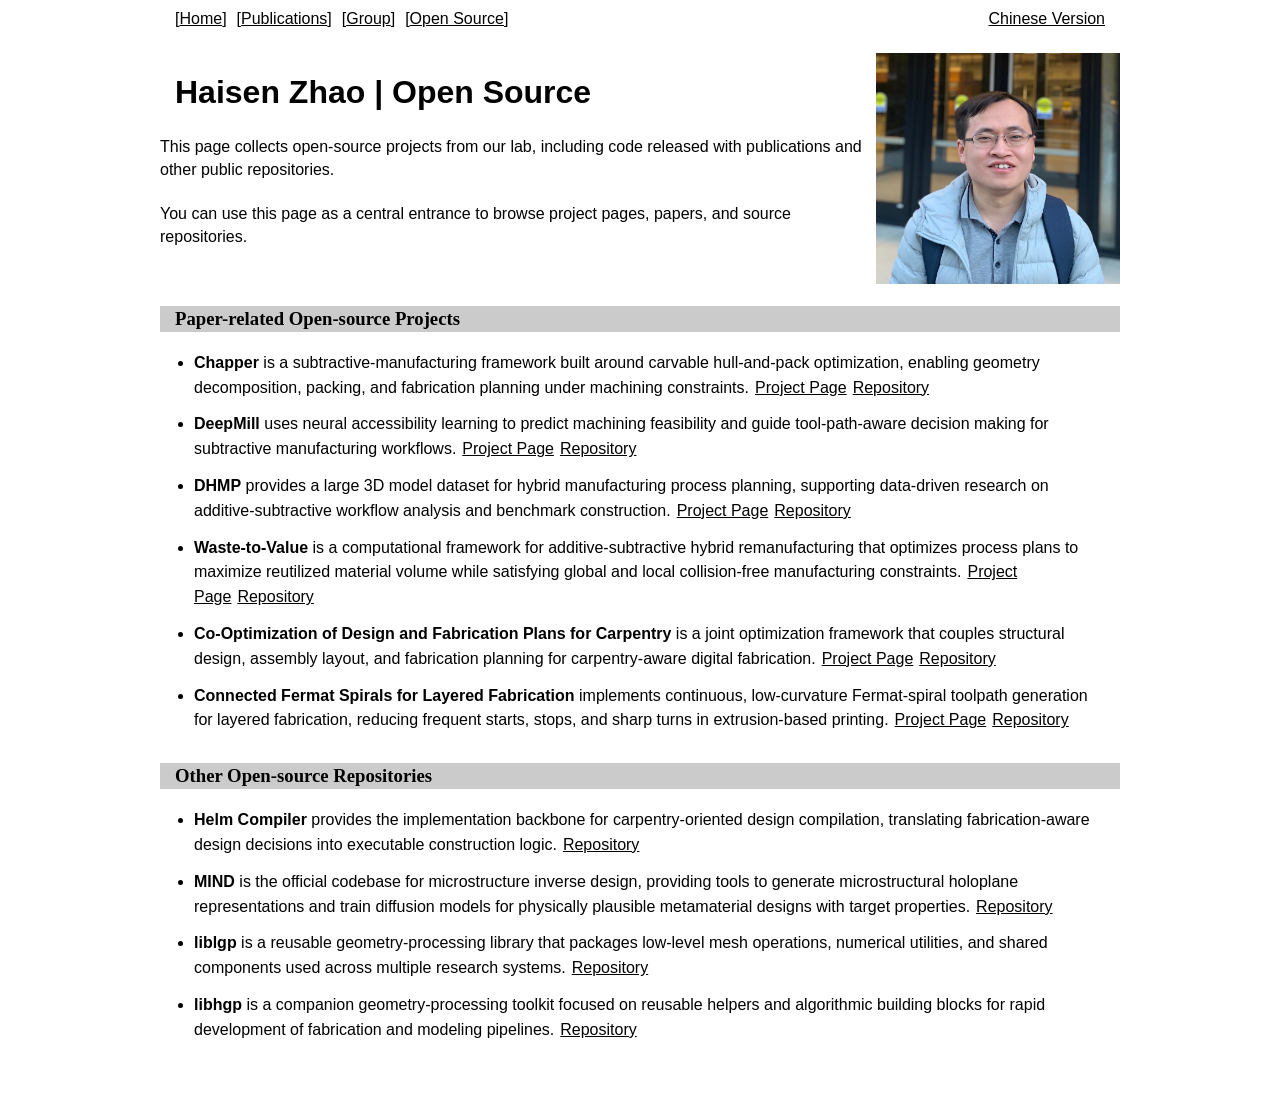
<file: opensource_old.html>
<!DOCTYPE html PUBLIC "-//W3C//DTD XHTML 1.0 Transitional//EN" "http://www.w3.org/TR/xhtml1/DTD/xhtml1-transitional.dtd">
<html xmlns="http://www.w3.org/1999/xhtml" class="wf-abel-n4-active wf-asul-n4-active wf-droidsansmono-n4-active wf-active"><head><meta http-equiv="Content-Type" content="text/html; charset=UTF-8">
<title>Haisen Zhao's Open Source</title>
<style type="text/css">
<!--
body {
font: 100%/1.4 Verdana, Arial, Helvetica, sans-serif;
background: #ffffff;
margin: 0;
padding: 0;
color: #000;
}
ul, ol, dl {
padding: 0;
margin: 0;
}
h1, h2, h3, h4, h5, h6, p {
margin-top: 0;
padding-right: 15px;
padding-left: 15px;
}
a img {
border: none;
}
a:link {
	color: rgba(0,0,0,1);
}
a:visited {
	color: rgba(0,0,0,1);
}
a:hover, a:active, a:focus {
	text-decoration: none;
	text-align: left;
	color: rgba(0,0,0,1);
	font-family: Arial, Helvetica, sans-serif;
	font-size: 100%;
}
.container {
	width: 960px;
	background: #FFF;
	margin-top: 0;
	margin-right: auto;
	margin-left: auto;
	margin-bottom: 0;
	font-family: Verdana, Arial, Helvetica, sans-serif;
}
.content {
padding: 10px 0;
}
.auto-style3 {
	text-align: left;
	width: auto;
	background-color: #CBCBCB;
	font-family: Cambria, "Hoefler Text", "Liberation Serif", Times, "Times New Roman", serif;
	font-style: normal;
	font-weight: 400;
}
.auto-style8 {
	font-family: Arial, Helvetica, sans-serif;
	background-color: #FFFFFF;
	color: rgba(0,0,0,1);
}
.auto-style16 {
	font-family: "Franklin Gothic Medium", "Arial Narrow", Arial, sans-serif;
}
.top-nav {
	display: flex;
	justify-content: space-between;
	align-items: flex-start;
	gap: 16px;
	padding: 8px 15px 0 15px;
	font-family: Arial, Helvetica, sans-serif;
}
.top-nav-links {
	display: flex;
	flex-wrap: wrap;
	gap: 0 10px;
}
.top-nav-right {
	flex-shrink: 0;
	white-space: nowrap;
}
a:hover {
	color: #6376E6;
}
.opensource-intro {
	margin: 0 0 18px 0;
}
.opensource-list {
	margin: 14px 0 30px 0;
	padding: 0 15px 0 34px;
	font-family: Arial, Helvetica, sans-serif;
}
.opensource-list li {
	margin-bottom: 12px;
	line-height: 1.55;
}
.opensource-list strong {
	font-weight: bold;
}
.opensource-list a {
	margin-left: 6px;
}
.opensource-note {
	padding: 0 15px;
	color: #666666;
	font-size: 90%;
}
-->
</style>
</head>

<body>
<div class="container">


<div class="top-nav">
  <div class="top-nav-links">
	  <span>[<a href="./index_old.html" target="_parent" class="STYLE9">Home</a>]</span>
	  <span>[<a href="./publication_old.html" target="_parent" class="STYLE9">Publications</a>]</span>
	  <span>[<a href="./group_old.html" target="_parent" class="STYLE9">Group</a>]</span>
	  <span>[<a href="./opensource.html" target="_parent" class="STYLE9">Open Source</a>]</span>
  </div>
  <div class="top-nav-right">
	   <a href="https://faculty.sdu.edu.cn/zhaohaisen/zh_CN/index.htm" target="_parent" class="STYLE9">Chinese Version</a>
  </div>
</div>

<div>
<table style="width: 100%; text-align: left; margin-left: auto; margin-right: auto;" border="0" cellspacing="0" align="center" cellpadding="0">
<tbody>
<tr>
<br>
<td valign="baseline" style="vertical-align: middle;">
<h1 style="text-align: left;" class="auto-style16">Haisen Zhao | Open Source</h1>
<div style="text-align: left;" class="auto-style8 opensource-intro">
This page collects open-source projects from our lab, including code released with publications and other public repositories.
<br>
<br>
You can use this page as a central entrance to browse project pages, papers, and source repositories.
</div>
	</td>
	<td valign="bottom" style="text-align: left; width: 148px;"><img src="images/zhs/haisenzhao.jpg" width="244" alt=""><br></td>
</tr>
</tbody>
</table>

<br>

<h3 class="auto-style3"><strong style="font-family: Cambria, 'Hoefler Text', 'Liberation Serif', Times, 'Times New Roman', serif"><span>Paper-related Open-source Projects</span></strong></h3>

<ul class="opensource-list">
  <li><strong>Chapper</strong> is a subtractive-manufacturing framework built around carvable hull-and-pack optimization, enabling geometry decomposition, packing, and fabrication planning under machining constraints.<a href="https://zmzhang0.github.io/projects/Chapper/index_old.html">Project Page</a><a href="https://github.com/zmzhang0/Chapper">Repository</a></li>
  <li><strong>DeepMill</strong> uses neural accessibility learning to predict machining feasibility and guide tool-path-aware decision making for subtractive manufacturing workflows.<a href="https://fanchao98.github.io/DeepMill/deepmill.html">Project Page</a><a href="https://github.com/fanchao98/DeepMill">Repository</a></li>
  <li><strong>DHMP</strong> provides a large 3D model dataset for hybrid manufacturing process planning, supporting data-driven research on additive-subtractive workflow analysis and benchmark construction.<a href="https://www.jcad.cn/article/doi/10.3724/SP.J.1089.2025-00211">Project Page</a><a href="https://github.com/believemysel/DHMP-and-GMHM/releases/tag/v1.0.0">Repository</a></li>
  <li><strong>Waste-to-Value</strong> is a computational framework for additive-subtractive hybrid remanufacturing that optimizes process plans to maximize reutilized material volume while satisfying global and local collision-free manufacturing constraints.<a href="https://fanchao98.github.io/Refab%20page/refab.html">Project Page</a><a href="https://github.com/fanchao98/Waste-to-Value/tree/master">Repository</a></li>
  <li><strong>Co-Optimization of Design and Fabrication Plans for Carpentry</strong> is a joint optimization framework that couples structural design, assembly layout, and fabrication planning for carpentry-aware digital fabrication.<a href="./CODFC/index_old.html">Project Page</a><a href="https://github.com/helm-compiler">Repository</a></li>
  <li><strong>Connected Fermat Spirals for Layered Fabrication</strong> implements continuous, low-curvature Fermat-spiral toolpath generation for layered fabrication, reducing frequent starts, stops, and sharp turns in extrusion-based printing.<a href="./CFS/index_old.html">Project Page</a><a href="https://github.com/haisenzhao/SmartCFS">Repository</a></li>
</ul>

<h3 class="auto-style3"><strong style="font-family: Cambria, 'Hoefler Text', 'Liberation Serif', Times, 'Times New Roman', serif"><span>Other Open-source Repositories</span></strong></h3>

<ul class="opensource-list">
  <li><strong>Helm Compiler</strong> provides the implementation backbone for carpentry-oriented design compilation, translating fabrication-aware design decisions into executable construction logic.<a href="https://github.com/helm-compiler">Repository</a></li>
  <li><strong>MIND</strong> is the official codebase for microstructure inverse design, providing tools to generate microstructural holoplane representations and train diffusion models for physically plausible metamaterial designs with target properties.<a href="https://github.com/TimHsue/MIND">Repository</a></li>
  <li><strong>liblgp</strong> is a reusable geometry-processing library that packages low-level mesh operations, numerical utilities, and shared components used across multiple research systems.<a href="https://github.com/haisenzhao/liblgp">Repository</a></li>
  <li><strong>libhgp</strong> is a companion geometry-processing toolkit focused on reusable helpers and algorithmic building blocks for rapid development of fabrication and modeling pipelines.<a href="https://github.com/haisenzhao/libhgp">Repository</a></li>
</ul>

<br>

</div>
</div>

<!-- Default Statcounter code for Haisen HomePage https://haisenzhao.github.io/
-->
<script type="text/javascript">
var sc_project=13203600; 
var sc_invisible=0; 
var sc_security="c34e87b7"; 
var scJsHost = "https://";
document.write("<sc"+"ript type='text/javascript' src='" + scJsHost+
"statcounter.com/counter/counter.js'></"+"script>");
</script>
<noscript><div class="statcounter"><a title="Web Analytics"
href="https://statcounter.com/" target="_blank"><img class="statcounter"
src="https://c.statcounter.com/13203600/0/c34e87b7/0/" alt="Web Analytics"
referrerPolicy="no-referrer-when-downgrade"></a></div></noscript>
<!-- End of Statcounter Code -->

</body>

</html>
</file>
<file: assets/css/site.css>
:root {
  --color-text: #1f2933;
  --color-heading: #172532;
  --color-muted: #5f6b76;
  --color-border: #d9e0e7;
  --color-surface: #f5f7f9;
  --color-surface-soft: #f8fafb;
  --color-link: #245c8f;
  --color-accent: #8f2331;
  --content-width: 1080px;
}

* {
  box-sizing: border-box;
}

html {
  scroll-behavior: smooth;
}

body {
  margin: 0;
  background: #fff;
  color: var(--color-text);
  font-family: -apple-system, BlinkMacSystemFont, "Segoe UI", "Noto Sans", Arial, sans-serif;
  font-size: 16px;
  line-height: 1.65;
  text-rendering: optimizeLegibility;
}

.container {
  width: min(calc(100% - 48px), var(--content-width)) !important;
  margin: 0 auto !important;
  background: #fff;
  font-family: inherit !important;
}

img {
  max-width: 100%;
  height: auto;
}

a:link,
a:visited {
  color: var(--color-link);
  text-decoration-thickness: 1px;
  text-underline-offset: 0.16em;
}

a:hover,
a:active,
a:focus {
  color: var(--color-accent);
  font-family: inherit;
  font-size: inherit;
  text-align: inherit;
}

a:focus-visible {
  outline: 3px solid rgba(36, 92, 143, 0.28);
  outline-offset: 3px;
}

h1,
h2,
h3,
h4,
h5,
h6,
p {
  padding-right: 0;
  padding-left: 0;
}

h1,
h2,
h3,
h4,
.auto-style16,
.auto-style3 {
  font-family: -apple-system, BlinkMacSystemFont, "Segoe UI", "Noto Sans", Arial, sans-serif !important;
}

.top-nav {
  display: flex;
  justify-content: space-between;
  align-items: center;
  gap: 20px;
  min-height: 68px;
  padding: 12px 0 !important;
  border-bottom: 1px solid var(--color-border);
  font-family: inherit !important;
}

.top-nav-links {
  display: flex;
  flex-wrap: wrap;
  align-items: center;
  gap: 4px !important;
}

.top-nav-links a,
.top-nav-right a {
  display: inline-block;
  padding: 7px 10px;
  border-radius: 6px;
  color: #344150;
  font-weight: 600;
  line-height: 1.2;
  text-decoration: none;
}

.top-nav-links a:hover,
.top-nav-right a:hover {
  background: var(--color-surface);
  color: var(--color-link);
}

.top-nav-links a[aria-current="page"] {
  background: #e9eef3;
  color: #162a3c;
}

.top-nav-right {
  flex-shrink: 0;
  white-space: nowrap;
}

.profile-table {
  margin-top: 26px;
}

.profile-table td:first-child {
  padding-right: 36px;
}

.profile-table td:last-child {
  width: 244px !important;
  text-align: right !important;
  vertical-align: middle !important;
}

.profile-photo {
  display: block;
  width: 220px;
  margin-left: auto;
  border-radius: 4px;
}

.hero {
  display: grid;
  grid-template-columns: minmax(0, 1fr) 240px;
  gap: clamp(42px, 7vw, 88px);
  align-items: center;
  padding: clamp(48px, 7vw, 78px) 0 50px;
}

.hero-copy {
  max-width: 740px;
}

.hero-eyebrow,
.section-kicker,
.callout-label {
  margin: 0 0 10px;
  color: var(--color-accent);
  font-size: 0.78rem;
  font-weight: 750;
  letter-spacing: 0.085em;
  text-transform: uppercase;
}

.hero h1 {
  margin: 0 0 16px;
  color: #172532;
  font-size: clamp(2.2rem, 4.4vw, 3.55rem);
  line-height: 1.08;
  letter-spacing: -0.035em;
}

.hero h1 span {
  color: #566470;
  font-size: 0.68em;
  font-weight: 600;
  letter-spacing: -0.02em;
  white-space: nowrap;
}

.hero-title {
  max-width: 680px;
  margin: 0 0 15px;
  color: #1e527f;
  font-size: clamp(1.3rem, 2.25vw, 1.68rem);
  font-weight: 700;
  line-height: 1.32;
  letter-spacing: -0.015em;
}

.hero-summary {
  max-width: 720px;
  margin: 0;
  color: #485764;
  font-size: 1.03rem;
}

.hero-actions {
  display: flex;
  flex-wrap: wrap;
  gap: 9px;
  margin: 27px 0 20px;
}

a.button,
a.button:visited {
  display: inline-flex;
  align-items: center;
  justify-content: center;
  min-height: 40px;
  padding: 8px 14px;
  border: 1px solid #bdc8d2;
  border-radius: 7px;
  background: #fff;
  color: #263847;
  font-size: 0.92rem;
  font-weight: 700;
  line-height: 1.2;
  text-decoration: none;
}

a.button:hover,
a.button:focus {
  border-color: #7d8d9b;
  background: var(--color-surface);
  color: #172532;
}

a.button-primary,
a.button-primary:visited {
  border-color: #1f557f;
  background: #1f557f;
  color: #fff;
}

a.button-primary:hover,
a.button-primary:focus {
  border-color: #173f60;
  background: #173f60;
  color: #fff;
}

.hero-meta {
  margin: 0;
  color: var(--color-muted);
  font-size: 0.9rem;
}

.hero-portrait {
  margin: 0;
}

.hero-portrait .profile-photo {
  width: 240px;
  margin: 0;
  border-radius: 10px;
  box-shadow: 0 18px 44px rgba(26, 40, 52, 0.14);
}

.recruiting-callout {
  display: grid;
  grid-template-columns: minmax(0, 1fr) auto;
  gap: 32px;
  align-items: center;
  margin: 0 0 68px;
  padding: 25px 28px;
  border: 1px solid #d9e1e8;
  border-left: 4px solid var(--color-accent);
  border-radius: 8px;
  background: var(--color-surface);
}

.recruiting-callout h2 {
  margin: 0 0 5px;
  color: #1b2b38;
  font-size: 1.18rem;
  line-height: 1.35;
}

.recruiting-callout p:last-child {
  max-width: 790px;
  margin: 0;
  color: #52606c;
  font-size: 0.95rem;
}

.research-section {
  padding: 0 0 32px;
}

.section-intro {
  max-width: 740px;
  margin-bottom: 28px;
}

.section-intro h2 {
  margin: 0 0 10px;
  color: #172532;
  font-size: clamp(1.75rem, 3vw, 2.35rem);
  line-height: 1.2;
  letter-spacing: -0.025em;
}

.section-intro > p:last-child {
  margin: 0;
  color: var(--color-muted);
}

.research-grid {
  display: grid;
  grid-template-columns: repeat(3, minmax(0, 1fr));
  gap: 32px;
}

.research-area {
  padding-top: 18px;
  border-top: 3px solid #9ba9b5;
}

.research-number {
  color: var(--color-accent);
  font-size: 0.78rem;
  font-weight: 800;
  letter-spacing: 0.08em;
}

.research-area h3 {
  margin: 9px 0 9px;
  color: #20313f;
  font-size: 1.12rem;
  line-height: 1.35;
}

.research-area p {
  margin: 0;
  color: #586672;
  font-size: 0.94rem;
}

.selected-work {
  padding: 62px 0 22px;
}

.section-intro-row {
  display: flex;
  justify-content: space-between;
  align-items: flex-end;
  gap: 32px;
  max-width: none;
}

.section-intro-row > div {
  max-width: 740px;
}

.section-link {
  flex-shrink: 0;
  margin-bottom: 3px;
  font-size: 0.92rem;
  font-weight: 750;
  text-decoration: none;
}

.work-grid {
  display: grid;
  grid-template-columns: repeat(2, minmax(0, 1fr));
  gap: 34px 38px;
}

.work-card {
  display: grid;
  grid-template-columns: 178px minmax(0, 1fr);
  gap: 20px;
  align-items: start;
  padding-top: 18px;
  border-top: 1px solid var(--color-border);
}

.work-image {
  display: flex;
  align-items: center;
  justify-content: center;
  aspect-ratio: 16 / 10;
  overflow: hidden;
  border: 1px solid #e1e6eb;
  border-radius: 6px;
  background: #f8fafb;
}

.work-image img {
  width: 100%;
  height: 100%;
  object-fit: contain;
  transition: transform 160ms ease;
}

.work-image:hover img {
  transform: scale(1.025);
}

.work-venue {
  margin: 0 0 6px;
  color: var(--color-accent);
  font-size: 0.7rem;
  font-weight: 800;
  letter-spacing: 0.055em;
  line-height: 1.35;
  text-transform: uppercase;
}

.work-copy h3 {
  margin: 0 0 8px;
  font-size: 1rem;
  line-height: 1.38;
}

.work-copy h3 a {
  color: #20313f;
  text-decoration: none;
}

.work-copy h3 a:hover {
  color: var(--color-link);
}

.work-copy > p:not(.work-venue) {
  margin: 0;
  color: #5b6873;
  font-size: 0.84rem;
  line-height: 1.55;
}

.work-links {
  display: flex;
  flex-wrap: wrap;
  gap: 12px;
  margin-top: 10px;
}

.work-links a {
  font-size: 0.78rem;
  font-weight: 750;
  text-decoration: none;
}

.work-links a::after {
  content: " ↗";
  font-size: 0.72em;
}

.home-bio {
  padding-top: 4px;
}

.home-bio p {
  max-width: 940px;
}

.latest-news {
  padding: 66px 0 20px;
}

.news-list {
  margin: 0;
  padding: 0;
  border-top: 1px solid var(--color-border);
  list-style: none;
}

.news-list li {
  display: grid;
  grid-template-columns: 140px minmax(0, 1fr);
  gap: 26px;
  padding: 16px 0;
  border-bottom: 1px solid var(--color-border);
}

.news-list time {
  color: var(--color-accent);
  font-size: 0.82rem;
  font-weight: 750;
  letter-spacing: 0.01em;
}

.news-list p {
  margin: 0;
  color: #43515d;
  font-size: 0.95rem;
}

.academic-overview {
  padding: 66px 0 42px;
}

.academic-overview .section-intro {
  max-width: 900px;
}

.about-lead {
  font-size: 1.02rem;
}

.overview-grid {
  display: grid;
  grid-template-columns: repeat(3, minmax(0, 1fr));
  gap: 20px;
}

.overview-card {
  padding: 23px 23px 20px;
  border: 1px solid var(--color-border);
  border-radius: 8px;
  background: var(--color-surface);
}

.overview-card h3 {
  margin: 0 0 14px;
  color: #20313f;
  font-size: 1.02rem;
}

.overview-card ul {
  margin: 0;
  padding: 0;
  list-style: none;
}

.overview-card li {
  margin: 0;
  padding: 10px 0;
  border-top: 1px solid #dfe5ea;
  color: #52606b;
  font-size: 0.86rem;
  line-height: 1.5;
}

.overview-card li:first-child {
  padding-top: 0;
  border-top: 0;
}

.overview-card strong {
  display: block;
  margin-bottom: 2px;
  color: #7d2935;
  font-size: 0.76rem;
}

.cv-note {
  margin: 22px 0 0;
  color: var(--color-muted);
  font-size: 0.9rem;
}

.site-footer {
  display: grid;
  grid-template-columns: 1fr 1fr;
  gap: 28px;
  margin-top: 36px;
  padding: 28px 0 38px;
  border-top: 1px solid var(--color-border);
  color: var(--color-muted);
  font-size: 0.84rem;
}

.site-footer > div:last-child {
  text-align: right;
}

.site-footer strong {
  color: #263744;
}

.statcounter {
  display: none;
}

.publications-page {
  padding-bottom: 42px;
}

.page-hero {
  max-width: 820px;
  padding: clamp(48px, 7vw, 76px) 0 38px;
}

.page-hero h1 {
  margin: 0 0 12px;
  color: #172532;
  font-size: clamp(2.35rem, 5vw, 3.7rem);
  line-height: 1.08;
  letter-spacing: -0.035em;
}

.page-hero > p:not(.section-kicker):not(.publication-legend) {
  max-width: 720px;
  margin: 0;
  color: #52616d;
  font-size: 1.03rem;
}

.page-hero-links {
  display: flex;
  flex-wrap: wrap;
  gap: 9px;
  margin-top: 24px;
}

.publication-legend {
  margin: 17px 0 0;
  color: var(--color-muted);
  font-size: 0.84rem;
}

.publication-legend strong {
  color: #253744;
}

.publication-browser {
  padding-top: 10px;
}

.publication-filter {
  margin: 0 0 26px !important;
  padding: 21px 0 20px;
  border-top: 1px solid var(--color-border);
  font-family: inherit !important;
}

.publication-filter-label {
  margin-bottom: 10px;
  color: #263744;
  font-size: 0.85rem;
  font-weight: 750;
}

.publication-filter-controls {
  gap: 7px !important;
}

.publication-filter button {
  padding: 6px 11px !important;
  border: 1px solid #bdc7d0 !important;
  border-radius: 6px !important;
  background: #fff !important;
  color: #334350 !important;
  font: 600 0.8rem/1.2 -apple-system, BlinkMacSystemFont, "Segoe UI", "Noto Sans", Arial, sans-serif !important;
}

.publication-filter button:hover {
  border-color: #7f909e !important;
  background: var(--color-surface) !important;
}

.publication-filter button.active,
.publication-filter button.active:hover {
  border-color: #1f557f !important;
  background: #1f557f !important;
  color: #fff !important;
}

.publication-filter-advanced {
  margin-top: 12px;
}

.publication-filter-advanced summary {
  display: inline-flex;
  align-items: center;
  gap: 7px;
  color: var(--color-link);
  cursor: pointer;
  font-size: 0.82rem;
  font-weight: 750;
  list-style: none;
}

.publication-filter-advanced summary::-webkit-details-marker {
  display: none;
}

.publication-filter-advanced summary::before {
  content: "+";
  display: inline-flex;
  align-items: center;
  justify-content: center;
  width: 17px;
  height: 17px;
  border: 1px solid #aebbc6;
  border-radius: 50%;
  color: #526675;
  font-size: 0.75rem;
  line-height: 1;
}

.publication-filter-advanced[open] summary::before {
  content: "−";
}

.publication-filter-advanced .publication-filter-controls {
  margin-top: 10px;
  padding: 12px;
  border-radius: 7px;
  background: var(--color-surface);
}

.publication-filter-status {
  margin-top: 11px !important;
  color: var(--color-muted) !important;
  font-size: 0.8rem !important;
}

.publication-years {
  margin-top: 2px;
}

.publication-year {
  margin: 0 0 42px;
}

.publication-year[hidden],
.publication-item[hidden] {
  display: none;
}

.publication-year > h2 {
  margin: 0;
  padding: 0 0 9px;
  border-bottom: 2px solid #aeb9c4;
  color: #1d2b38;
  font-size: 1.28rem;
  font-weight: 700;
  line-height: 1.3;
}

.publication-items {
  margin: 0;
}

.publication-item {
  display: grid;
  grid-template-columns: 280px minmax(0, 1fr);
  gap: 25px;
  padding: 22px 0 23px;
  border-bottom: 1px solid #e2e7eb;
}

.publication-image {
  display: block;
  align-self: start;
  width: 280px;
  height: 150px;
  padding: 6px 8px;
  border: 1px solid #dfe5ea;
  border-radius: 4px;
  background: #fff;
  overflow: hidden;
}

.publication-image img {
  display: block;
  width: 100%;
  height: 100%;
  object-fit: contain;
}

.publication-content {
  min-width: 0;
  color: #3f4d58;
  font-size: 0.9rem;
  line-height: 1.52;
}

.publication-content h3 {
  margin: -2px 0 6px;
  color: #20313f;
  font-size: 1rem;
  font-weight: 700;
  line-height: 1.42;
}

.publication-content h3 a,
.publication-content h3 a:visited {
  color: inherit;
  text-decoration: none;
}

.publication-content h3 a:hover,
.publication-content h3 a:focus {
  color: var(--color-link);
  text-decoration: underline;
  text-underline-offset: 3px;
}

.publication-resources {
  display: flex;
  flex-wrap: wrap;
  gap: 6px;
  margin: 0 0 7px;
}

.publication-resources a,
.publication-resources a:visited {
  display: inline-flex;
  align-items: center;
  padding: 3px 7px;
  border: 1px solid #c6d0d8;
  border-radius: 4px;
  color: #315d7f;
  font-size: 0.7rem;
  font-weight: 750;
  line-height: 1.15;
  text-decoration: none;
}

.publication-resources a:hover,
.publication-resources a:focus {
  border-color: #8497a6;
  background: var(--color-surface);
  color: #183e5c;
}

.publication-summary,
.publication-authors,
.publication-venue {
  max-width: 760px;
  margin: 0;
}

.publication-summary {
  margin-bottom: 7px;
  color: #596773;
  font-size: 0.84rem;
  line-height: 1.55;
}

.publication-authors {
  color: #3f4d58;
}

.publication-authors a {
  text-decoration: none;
}

.publication-venue {
  margin-top: 3px;
  color: #52616d;
}

.auto-style3 {
  width: auto !important;
  margin: 34px 0 18px;
  padding: 0 0 8px;
  border-bottom: 2px solid #aeb9c4;
  background: transparent !important;
  color: #1d2b38;
  font-size: 1.28rem;
  line-height: 1.3;
}

.auto-style3 strong {
  font-family: inherit !important;
}

table {
  border-spacing: 0;
}

td {
  line-height: 1.6;
}

.people-page {
  padding-bottom: 26px;
}

.people-summary {
  margin: 18px 0 0;
  color: var(--color-accent);
  font-size: 0.82rem;
  font-weight: 750;
  letter-spacing: 0.01em;
}

.people-section {
  padding: 20px 0 44px;
}

.people-section + .people-section {
  padding-top: 42px;
  border-top: 1px solid var(--color-border);
}

.people-section-heading {
  display: flex;
  align-items: baseline;
  justify-content: space-between;
  gap: 20px;
  margin-bottom: 24px;
}

.people-section-heading h2 {
  margin: 0;
  color: var(--color-heading);
  font-size: clamp(1.45rem, 2.5vw, 1.9rem);
  letter-spacing: -0.025em;
}

.people-section-heading span {
  flex: 0 0 auto;
  color: var(--color-muted);
  font-size: 0.78rem;
  font-weight: 650;
}

.people-grid {
  display: grid;
  grid-template-columns: repeat(4, minmax(0, 1fr));
  gap: 32px 24px;
}

.person-card {
  min-width: 0;
  text-align: center;
}

.member-avatar {
  display: block;
  width: 148px;
  height: 148px;
  margin: 0 auto;
  border: 1px solid var(--color-border);
  border-radius: 50%;
  background: var(--color-surface-soft);
  box-shadow: 0 8px 24px rgba(31, 49, 63, 0.08);
  object-fit: cover;
}

.person-copy {
  margin-top: 14px;
}

.person-name {
  display: inline-flex;
  flex-direction: column;
  gap: 2px;
  color: var(--color-heading);
  font-weight: 760;
  line-height: 1.28;
  text-decoration: none;
}

a.person-name:hover,
a.person-name:focus {
  color: var(--color-link);
}

.person-name span[lang] {
  font-size: 1rem;
}

.person-name span:last-child {
  font-size: 0.9rem;
}

.member-role,
.member-dates,
.member-destination {
  margin: 0;
}

.member-role {
  margin-top: 7px;
  color: var(--color-text);
  font-size: 0.8rem;
  line-height: 1.45;
}

.member-dates {
  margin-top: 2px;
  color: var(--color-muted);
  font-size: 0.75rem;
}

.member-destination {
  margin-top: 9px;
  padding-top: 8px;
  border-top: 1px solid var(--color-border);
  color: var(--color-accent);
  font-size: 0.78rem;
  font-weight: 700;
}

.software-page {
  padding-bottom: 28px;
}

.software-featured {
  display: grid;
  grid-template-columns: minmax(0, 1.15fr) minmax(280px, 0.85fr);
  gap: clamp(34px, 6vw, 72px);
  align-items: center;
  margin: 10px 0 0;
  padding: clamp(30px, 5vw, 48px);
  border: 1px solid #d5dfe7;
  border-radius: 14px;
  background: linear-gradient(135deg, #f8fafb 0%, #f0f4f7 100%);
}

.software-featured h2 {
  margin: 0 0 12px;
  color: var(--color-heading);
  font-size: clamp(2rem, 4vw, 3rem);
  line-height: 1.08;
  letter-spacing: -0.035em;
}

.software-label {
  margin: 0 0 8px;
  color: var(--color-accent);
  font-size: 0.72rem;
  font-weight: 800;
  letter-spacing: 0.075em;
  line-height: 1.4;
  text-transform: uppercase;
}

.software-lead {
  max-width: 650px;
  margin: 0;
  color: #425360;
  font-size: 1.04rem;
}

.software-points {
  margin: 20px 0 24px;
  padding: 0;
  color: #53616c;
  font-size: 0.9rem;
  list-style: none;
}

.software-points li {
  position: relative;
  margin: 7px 0;
  padding-left: 20px;
}

.software-points li::before {
  position: absolute;
  top: 0.68em;
  left: 1px;
  width: 6px;
  height: 6px;
  border-radius: 50%;
  background: var(--color-accent);
  content: "";
}

.library-mark {
  min-height: 230px;
  padding: 34px;
  border-radius: 12px;
  background:
    linear-gradient(135deg, rgba(255, 255, 255, 0.08), transparent 55%),
    linear-gradient(135deg, #152b3d 0%, #245c8f 100%);
  color: #fff;
  box-shadow: 0 18px 42px rgba(25, 47, 64, 0.18);
}

.library-mark span {
  display: block;
  color: #c8d9e8;
  font-size: 0.72rem;
  font-weight: 750;
  letter-spacing: 0.09em;
  text-transform: uppercase;
}

.library-mark strong {
  display: block;
  margin: 31px 0 13px;
  font-size: clamp(2.75rem, 6vw, 4.4rem);
  line-height: 1;
  letter-spacing: -0.055em;
}

.library-mark p {
  margin: 0;
  color: #d9e6ef;
  font-size: 0.86rem;
}

.software-section {
  padding: 68px 0 10px;
}

.software-section .section-intro {
  margin-bottom: 26px;
}

.software-grid {
  display: grid;
  grid-template-columns: repeat(2, minmax(0, 1fr));
  gap: 24px;
}

.software-card {
  display: flex;
  min-width: 0;
  overflow: hidden;
  border: 1px solid var(--color-border);
  border-radius: 11px;
  background: #fff;
  box-shadow: 0 8px 24px rgba(30, 48, 61, 0.055);
}

.software-card-image {
  display: flex;
  flex: 0 0 42%;
  align-items: center;
  justify-content: center;
  min-width: 0;
  padding: 13px;
  background: var(--color-surface-soft);
}

.software-card-image img {
  width: 100%;
  height: 152px;
  object-fit: contain;
}

.software-card-copy {
  display: flex;
  flex: 1;
  flex-direction: column;
  min-width: 0;
  padding: 21px 20px 19px;
}

.software-card h3,
.dataset-card h3,
.repository-card h3 {
  margin: 0 0 8px;
  color: var(--color-heading);
  font-size: 1.14rem;
  line-height: 1.32;
}

.software-card h3 a,
.software-card h3 a:visited {
  color: inherit;
  text-decoration: none;
}

.software-card h3 a:hover,
.software-card h3 a:focus {
  color: var(--color-link);
}

.software-card-copy > p:not(.software-label),
.dataset-copy > p:not(.software-label),
.repository-card > p:not(.software-label) {
  margin: 0;
  color: #596773;
  font-size: 0.86rem;
  line-height: 1.55;
}

.software-actions {
  display: flex;
  flex-wrap: wrap;
  gap: 7px;
  margin-top: 18px;
}

.software-card-copy .software-actions {
  margin-top: auto;
  padding-top: 17px;
}

.software-actions > a:not(.button),
.software-actions > a:not(.button):visited {
  display: inline-flex;
  align-items: center;
  min-height: 29px;
  padding: 4px 9px;
  border: 1px solid #c9d3dc;
  border-radius: 6px;
  background: #fff;
  color: #294a66;
  font-size: 0.74rem;
  font-weight: 750;
  line-height: 1.2;
  text-decoration: none;
}

.software-actions > a:not(.button):hover,
.software-actions > a:not(.button):focus {
  border-color: #8195a6;
  background: var(--color-surface);
  color: #172f43;
}

.dataset-section {
  margin-top: 58px;
  padding-top: 58px;
  border-top: 1px solid var(--color-border);
}

.dataset-card {
  display: grid;
  grid-template-columns: minmax(280px, 0.85fr) minmax(0, 1.15fr);
  overflow: hidden;
  border: 1px solid var(--color-border);
  border-radius: 12px;
  background: var(--color-surface-soft);
}

.dataset-image {
  display: flex;
  align-items: center;
  justify-content: center;
  min-height: 250px;
  padding: 25px;
  background: #eef3f6;
}

.dataset-image img {
  width: 100%;
  max-height: 230px;
  object-fit: contain;
}

.dataset-copy {
  align-self: center;
  padding: clamp(28px, 5vw, 48px);
}

.dataset-card h3 {
  font-size: clamp(1.55rem, 3vw, 2rem);
}

.repository-grid {
  display: grid;
  grid-template-columns: repeat(2, minmax(0, 1fr));
  gap: 20px;
}

.repository-card {
  padding: 26px;
  border-top: 3px solid #8fa1af;
  background: var(--color-surface-soft);
}

.repository-card .software-actions {
  margin-top: 17px;
}

@media (max-width: 900px) {
  .software-featured {
    grid-template-columns: minmax(0, 1fr) minmax(250px, 0.75fr);
    gap: 34px;
  }

  .software-card {
    display: block;
  }

  .software-card-image img {
    height: 175px;
  }

  .software-card-copy {
    min-height: 260px;
  }
}

@media (max-width: 700px) {
  .software-featured,
  .dataset-card {
    grid-template-columns: 1fr;
  }

  .software-grid,
  .repository-grid {
    grid-template-columns: 1fr;
  }

  .software-card {
    display: grid;
    grid-template-columns: minmax(125px, 0.75fr) minmax(0, 1.25fr);
  }

  .software-card-copy {
    min-height: 0;
  }

  .library-mark {
    min-height: 205px;
  }

  .dataset-image {
    min-height: 220px;
  }
}

@media (max-width: 520px) {
  .software-featured {
    padding: 24px;
  }

  .library-mark {
    min-height: 180px;
    padding: 26px;
  }

  .library-mark strong {
    margin-top: 24px;
  }

  .software-section {
    padding-top: 52px;
  }

  .software-card {
    display: block;
  }

  .software-card-image img {
    height: 180px;
  }

  .dataset-section {
    margin-top: 42px;
  }
}

@media (max-width: 980px) {
  .people-grid {
    grid-template-columns: repeat(3, minmax(0, 1fr));
  }
}

@media (max-width: 680px) {
  .people-grid {
    grid-template-columns: repeat(2, minmax(0, 1fr));
    gap: 28px 16px;
  }

  .member-avatar {
    width: min(124px, 34vw);
    height: min(124px, 34vw);
  }
}

@media (max-width: 760px) {
  .container {
    width: calc(100% - 32px) !important;
  }

  .top-nav {
    align-items: flex-start;
    min-height: 0;
    padding: 12px 0 !important;
  }

  .top-nav-links {
    gap: 2px !important;
  }

  .top-nav-links a,
  .top-nav-right a {
    padding: 7px 7px;
    font-size: 0.92rem;
  }

  .profile-table,
  .profile-table tbody,
  .profile-table tr,
  .profile-table td {
    display: block;
    width: 100% !important;
  }

  .profile-table td:first-child {
    padding-right: 0;
  }

  .profile-table td:last-child {
    margin-top: 22px;
    text-align: left !important;
  }

  .profile-photo {
    width: min(220px, 70vw);
    margin: 0;
  }

  .hero {
    grid-template-columns: 1fr;
    gap: 30px;
    padding: 42px 0 36px;
  }

  .hero-portrait {
    grid-row: 2;
  }

  .hero-portrait .profile-photo {
    width: min(220px, 64vw);
  }

  .recruiting-callout {
    grid-template-columns: 1fr;
    gap: 17px;
    margin-bottom: 52px;
    padding: 22px;
  }

  .recruiting-callout .button {
    justify-self: start;
  }

  .research-grid {
    grid-template-columns: 1fr;
    gap: 26px;
  }

  .selected-work {
    padding-top: 50px;
  }

  .section-intro-row {
    display: block;
  }

  .section-link {
    display: inline-block;
    margin-top: 14px;
  }

  .work-grid {
    grid-template-columns: 1fr;
  }

  .news-list li {
    grid-template-columns: 112px minmax(0, 1fr);
    gap: 18px;
  }

  .overview-grid {
    grid-template-columns: 1fr;
  }

  .site-footer {
    grid-template-columns: 1fr;
    gap: 12px;
  }

  .site-footer > div:last-child {
    text-align: left;
  }

  .page-hero {
    padding: 42px 0 30px;
  }

  .publication-browser {
    padding-top: 0;
  }

  .publication-item {
    grid-template-columns: 220px minmax(0, 1fr);
    gap: 20px;
  }

  .publication-image {
    width: 220px;
    height: 132px;
  }
}

@media (max-width: 520px) {
  .top-nav {
    display: block;
  }

  .top-nav-right {
    margin-top: 4px;
  }

  h1 {
    font-size: 1.8rem;
  }

  .hero h1 {
    font-size: 2.25rem;
  }

  .hero h1 span {
    display: block;
    margin-top: 7px;
  }

  .hero-actions .button {
    flex: 1 1 auto;
  }

  .work-card {
    grid-template-columns: 1fr;
    gap: 15px;
  }

  .work-image {
    width: 100%;
  }

  .news-list li {
    grid-template-columns: 1fr;
    gap: 3px;
  }
}

@media (prefers-reduced-motion: reduce) {
  html {
    scroll-behavior: auto;
  }
}

/* Restrained academic treatment for the homepage. */
.home-page .top-nav-links a,
.home-page .top-nav-right a {
  padding-right: 8px;
  padding-left: 8px;
  border-radius: 0;
}

.home-page .top-nav-links a:hover,
.home-page .top-nav-right a:hover {
  background: transparent;
  text-decoration: underline;
}

.home-page .top-nav-links a[aria-current="page"] {
  background: transparent;
  box-shadow: inset 0 -1px 0 #334b61;
}

.home-page .hero {
  grid-template-columns: minmax(0, 1fr) 245px;
  gap: clamp(38px, 6vw, 72px);
  align-items: start;
  padding: 56px 0 42px;
}

.home-page .hero-copy {
  max-width: 760px;
}

.home-page .hero h1,
.home-page main .section-intro h2 {
  font-family: Georgia, "Times New Roman", serif !important;
  font-weight: 600;
  letter-spacing: -0.018em;
}

.home-page .hero h1 {
  margin-bottom: 9px;
  font-size: clamp(2.25rem, 4vw, 3.15rem);
}

.home-page .hero h1 span {
  color: #53616d;
  font-size: 0.58em;
  font-weight: 400;
  letter-spacing: 0;
}

.hero-position {
  margin: 0 0 22px;
  color: #3f4d59;
  font-size: 1rem;
  line-height: 1.55;
}

.home-page .hero-summary {
  max-width: 700px;
  color: #35434f;
  font-size: 1rem;
  line-height: 1.72;
}

.academic-links {
  display: flex;
  flex-wrap: wrap;
  gap: 4px 9px;
  margin: 20px 0 14px;
  font-size: 0.94rem;
}

.academic-links a {
  font-weight: 600;
  text-decoration-thickness: 1px;
}

.academic-links span {
  color: #9099a1;
}

.home-page .hero-meta {
  font-size: 0.88rem;
  line-height: 1.6;
}

.home-page .hero-portrait .profile-photo {
  width: 240px;
  margin: 2px 0 0 auto;
  border: 1px solid #d6dce1;
  border-radius: 2px;
  box-shadow: none;
}

.home-page .home-bio {
  max-width: 940px;
  padding: 0;
  border-top: 1px solid var(--color-border);
  border-bottom: 1px solid var(--color-border);
}

.home-page .home-bio summary {
  padding: 14px 0;
  color: #263744;
  font-family: Georgia, "Times New Roman", "Noto Serif SC", serif;
  font-size: 1.05rem;
  font-weight: 600;
  letter-spacing: 0;
  cursor: pointer;
}

.home-page .home-bio[open] summary {
  margin-bottom: 3px;
}

.home-page .home-bio p {
  max-width: 900px;
  margin: 0;
  color: #46535e;
  font-size: 0.94rem;
  line-height: 1.85;
}

.home-page .home-bio p + p {
  margin-top: 8px;
  padding-bottom: 20px;
}

.recruiting-note {
  margin: 0 0 52px;
  padding: 14px 0;
  border-top: 1px solid var(--color-border);
  border-bottom: 1px solid var(--color-border);
}

.recruiting-note p {
  max-width: 940px;
  margin: 0;
  color: #46535e;
  font-size: 0.92rem;
}

.recruiting-note strong {
  color: #253642;
}

.people-page .recruiting-note {
  margin-top: -6px;
  margin-bottom: 44px;
}

.home-page .research-section {
  padding-bottom: 12px;
}

.home-page .section-intro {
  margin-bottom: 20px;
}

.home-page main .section-intro h2 {
  margin-bottom: 7px;
  font-size: clamp(1.55rem, 2.5vw, 1.9rem);
}

.home-page .section-intro > p:last-child {
  max-width: 700px;
  font-size: 0.94rem;
}

.home-page .research-grid {
  gap: 28px;
}

.home-page .research-area {
  padding-top: 13px;
  border-top: 1px solid #aeb8c0;
}

.home-page .research-area h3 {
  margin: 0 0 7px;
  font-size: 1.02rem;
}

.home-page .research-area p {
  color: #4f5c67;
  font-size: 0.9rem;
}

.home-page .selected-work {
  padding: 48px 0 14px;
}

.home-page .section-intro-row {
  align-items: baseline;
  margin-bottom: 20px;
}

.home-page .section-link {
  font-weight: 600;
}

.home-page .work-grid {
  gap: 30px 36px;
}

.home-page .work-card {
  grid-template-columns: 164px minmax(0, 1fr);
  gap: 18px;
  padding-top: 15px;
}

.home-page .work-image {
  border-color: #d9dfe4;
  border-radius: 2px;
  background: #fff;
}

.home-page .work-image img {
  transition: none;
}

.home-page .work-image:hover img {
  transform: none;
}

.home-page .work-venue {
  color: #687580;
  font-size: 0.72rem;
  font-weight: 600;
  letter-spacing: 0;
  text-transform: none;
}

.home-page .work-copy h3 {
  font-family: Georgia, "Times New Roman", serif !important;
  font-size: 0.98rem;
  font-weight: 600;
  line-height: 1.42;
}

.home-page .work-copy > p:not(.work-venue) {
  color: #596570;
  font-size: 0.82rem;
}

.home-page .work-links a {
  font-weight: 600;
}

.home-page .latest-news,
.home-page .academic-overview {
  padding-top: 52px;
}

.home-page .news-list li {
  padding: 13px 0;
}

.home-page .news-list time {
  color: #596773;
  font-weight: 600;
}

.home-page .overview-grid {
  gap: 28px;
}

.home-page .overview-card {
  padding: 14px 0 0;
  border: 0;
  border-top: 1px solid #aeb8c0;
  border-radius: 0;
  background: transparent;
}

.home-page .overview-card h3 {
  margin-bottom: 9px;
  font-size: 0.98rem;
}

.home-page .overview-card li {
  padding: 4px 0;
  border: 0;
  color: #4f5c67;
}

.home-page .overview-card strong {
  display: inline;
  margin: 0 5px 0 0;
  color: #354652;
  font-size: inherit;
  font-weight: 650;
}

@media (max-width: 760px) {
  .home-page .hero {
    grid-template-columns: 1fr;
    gap: 24px;
    padding: 38px 0 32px;
  }

  .home-page .hero-portrait .profile-photo {
    width: 205px;
    margin-left: 0;
  }

  .home-page .research-grid {
    gap: 22px;
  }
}

@media (max-width: 520px) {
  .home-page .hero h1 span {
    display: inline;
    margin-top: 0;
  }

  .home-page .work-card {
    grid-template-columns: 1fr;
  }
}

/* Restrained academic treatment for the software and data page. */
.software-page-body .top-nav-links a,
.software-page-body .top-nav-right a {
  padding-right: 8px;
  padding-left: 8px;
  border-radius: 0;
}

.software-page-body .top-nav-links a:hover,
.software-page-body .top-nav-right a:hover {
  background: transparent;
  text-decoration: underline;
}

.software-page-body .top-nav-links a[aria-current="page"] {
  background: transparent;
  box-shadow: inset 0 -1px 0 #334b61;
}

.software-page .page-hero {
  max-width: 820px;
  padding: 52px 0 34px;
}

.software-page .page-hero h1,
.software-page .software-featured h2,
.software-page .section-intro h2 {
  font-family: Georgia, "Times New Roman", serif !important;
  font-weight: 600;
  letter-spacing: -0.018em;
}

.software-page .page-hero h1 {
  margin-bottom: 10px;
  font-size: clamp(2.2rem, 4vw, 3rem);
}

.software-page .page-hero > p:not(.page-text-links) {
  max-width: 730px;
  color: #46535e;
  font-size: 0.98rem;
}

.page-text-links {
  display: flex;
  flex-wrap: wrap;
  gap: 4px 9px;
  margin: 17px 0 0;
  font-size: 0.92rem;
}

.page-text-links a {
  font-weight: 600;
}

.page-text-links span {
  color: #9099a1;
}

.software-page .software-featured {
  display: block;
  margin: 6px 0 0;
  padding: 25px 0 28px;
  border: 0;
  border-top: 1px solid #9ba8b2;
  border-bottom: 1px solid var(--color-border);
  border-radius: 0;
  background: transparent;
}

.software-page .software-featured-copy {
  max-width: 800px;
}

.software-page .software-featured h2 {
  margin-bottom: 8px;
  font-size: clamp(1.55rem, 2.6vw, 1.95rem);
  letter-spacing: -0.012em;
}

.software-page .software-lead {
  max-width: 780px;
  color: #394854;
  font-size: 0.96rem;
}

.software-note {
  margin: 8px 0 0;
  color: #606c76;
  font-size: 0.88rem;
}

.software-page .software-section {
  padding: 52px 0 4px;
}

.software-page .software-section .section-intro {
  margin-bottom: 19px;
}

.software-page .section-intro h2 {
  margin-bottom: 6px;
  font-size: clamp(1.45rem, 2.4vw, 1.8rem);
}

.software-page .section-intro > p:last-child {
  font-size: 0.92rem;
}

.software-page .software-grid {
  grid-template-columns: repeat(2, minmax(0, 1fr));
  gap: 30px 36px;
}

.software-page .software-card {
  display: grid;
  grid-template-columns: 155px minmax(0, 1fr);
  gap: 18px;
  overflow: visible;
  padding-top: 15px;
  border: 0;
  border-top: 1px solid var(--color-border);
  border-radius: 0;
  background: transparent;
  box-shadow: none;
}

.software-page .software-card-image {
  display: flex;
  align-items: center;
  align-self: start;
  justify-content: center;
  min-width: 0;
  padding: 5px;
  border: 1px solid #d9dfe4;
  border-radius: 2px;
  background: #fff;
}

.software-page .software-card-image img {
  width: 100%;
  height: 112px;
  object-fit: contain;
}

.software-page .software-card-copy {
  display: block;
  min-height: 0;
  padding: 0;
}

.software-page .software-label {
  margin-bottom: 4px;
  color: #697680;
  font-size: 0.7rem;
  font-weight: 600;
  letter-spacing: 0;
  text-transform: none;
}

.software-page .software-card h3,
.software-page .dataset-card h3,
.software-page .repository-card h3 {
  margin-bottom: 6px;
  font-family: Georgia, "Times New Roman", serif !important;
  font-size: 1.02rem;
  font-weight: 600;
}

.software-page .software-card-copy > p:not(.software-label),
.software-page .dataset-copy > p:not(.software-label),
.software-page .repository-card > p:not(.software-label) {
  color: #53606b;
  font-size: 0.82rem;
}

.software-page .software-actions,
.software-page .software-card-copy .software-actions {
  gap: 12px;
  margin-top: 10px;
  padding-top: 0;
}

.software-page .software-actions > a:not(.button),
.software-page .software-actions > a:not(.button):visited {
  display: inline;
  min-height: 0;
  padding: 0;
  border: 0;
  border-radius: 0;
  background: transparent;
  color: var(--color-link);
  font-size: 0.78rem;
  font-weight: 600;
  text-decoration: underline;
  text-decoration-thickness: 1px;
  text-underline-offset: 0.16em;
}

.software-page .software-actions > a:not(.button):hover,
.software-page .software-actions > a:not(.button):focus {
  border: 0;
  background: transparent;
  color: var(--color-accent);
}

.software-page .dataset-section {
  margin-top: 42px;
  padding-top: 42px;
}

.software-page .dataset-card {
  grid-template-columns: 265px minmax(0, 1fr);
  gap: 24px;
  overflow: visible;
  padding-top: 15px;
  border: 0;
  border-top: 1px solid var(--color-border);
  border-radius: 0;
  background: transparent;
}

.software-page .dataset-image {
  min-height: 0;
  padding: 7px;
  border: 1px solid #d9dfe4;
  border-radius: 2px;
  background: #fff;
}

.software-page .dataset-image img {
  max-height: 155px;
}

.software-page .dataset-copy {
  align-self: start;
  padding: 0;
}

.software-page .repository-grid {
  gap: 30px;
}

.software-page .repository-card {
  padding: 14px 0 0;
  border-top: 1px solid #aeb8c0;
  background: transparent;
}

@media (max-width: 760px) {
  .software-page .software-grid,
  .software-page .repository-grid {
    grid-template-columns: 1fr;
  }

  .software-page .dataset-card {
    grid-template-columns: minmax(180px, 0.75fr) minmax(0, 1.25fr);
  }
}

@media (max-width: 520px) {
  .software-page .page-hero {
    padding: 38px 0 28px;
  }

  .software-page .software-card,
  .software-page .dataset-card {
    display: block;
  }

  .software-page .software-card-image,
  .software-page .dataset-image {
    margin-bottom: 14px;
  }

  .software-page .software-card-image img {
    height: 160px;
  }
}

/* News archive */
.news-page-body .top-nav-links a,
.news-page-body .top-nav-right a {
  padding-right: 8px;
  padding-left: 8px;
  border-radius: 0;
}

.news-page-body .top-nav-links a:hover,
.news-page-body .top-nav-right a:hover {
  background: transparent;
  text-decoration: underline;
}

.news-page-body .top-nav-links a[aria-current="page"] {
  background: transparent;
  box-shadow: inset 0 -1px 0 #334b61;
}

.news-page {
  max-width: 960px;
}

.news-page .page-hero {
  max-width: 760px;
  padding: 52px 0 34px;
}

.news-page .page-hero h1 {
  font-family: Georgia, "Times New Roman", serif;
  font-weight: 600;
  letter-spacing: -0.018em;
}

.news-page .page-hero p {
  color: #53616d;
}

.news-page .news-list li {
  padding: 15px 0;
}

.news-page .news-list time {
  color: #596773;
  font-weight: 600;
}

.news-archive {
  margin-top: 18px;
}

.news-archive summary {
  width: max-content;
  color: var(--color-link);
  font-size: 0.9rem;
  font-weight: 650;
  text-decoration: underline;
  text-underline-offset: 3px;
  cursor: pointer;
  list-style: none;
}

.news-archive summary::-webkit-details-marker {
  display: none;
}

.news-archive summary::after {
  content: " ↓";
  font-size: 0.82em;
}

.news-archive[open] summary {
  margin-bottom: 18px;
}

.news-archive[open] summary::after {
  content: " ↑";
}

.news-archive .less-label,
.news-archive[open] .more-label {
  display: none;
}

.news-archive[open] .less-label {
  display: inline;
}

@media (max-width: 620px) {
  .news-page .page-hero {
    padding-top: 38px;
  }
}

/* Consistent primary page titles */
.home-page .hero h1,
.news-page .page-hero h1,
.publications-page .page-hero h1,
.people-page .page-hero h1,
.software-page .page-hero h1 {
  font-family: Georgia, "Times New Roman", "Noto Serif SC", serif !important;
  font-size: clamp(2.35rem, 4vw, 3.15rem);
  font-weight: 600;
  line-height: 1.08;
  letter-spacing: -0.018em;
}

.publications-page .page-hero {
  padding: 52px 0 32px;
}

.publications-page .page-text-links {
  margin-top: 16px;
  margin-bottom: 0;
}

.publications-page .publication-browser > .publication-legend {
  margin: -8px 0 18px;
}

@media (max-width: 620px) {
  .publication-filter {
    margin-bottom: 20px !important;
  }

  .publication-filter-controls {
    gap: 6px !important;
  }

  .publication-item {
    grid-template-columns: 1fr;
    gap: 14px;
    padding: 20px 0 22px;
  }

  .publication-image {
    width: min(100%, 360px);
    height: 188px;
  }
}
</file>
